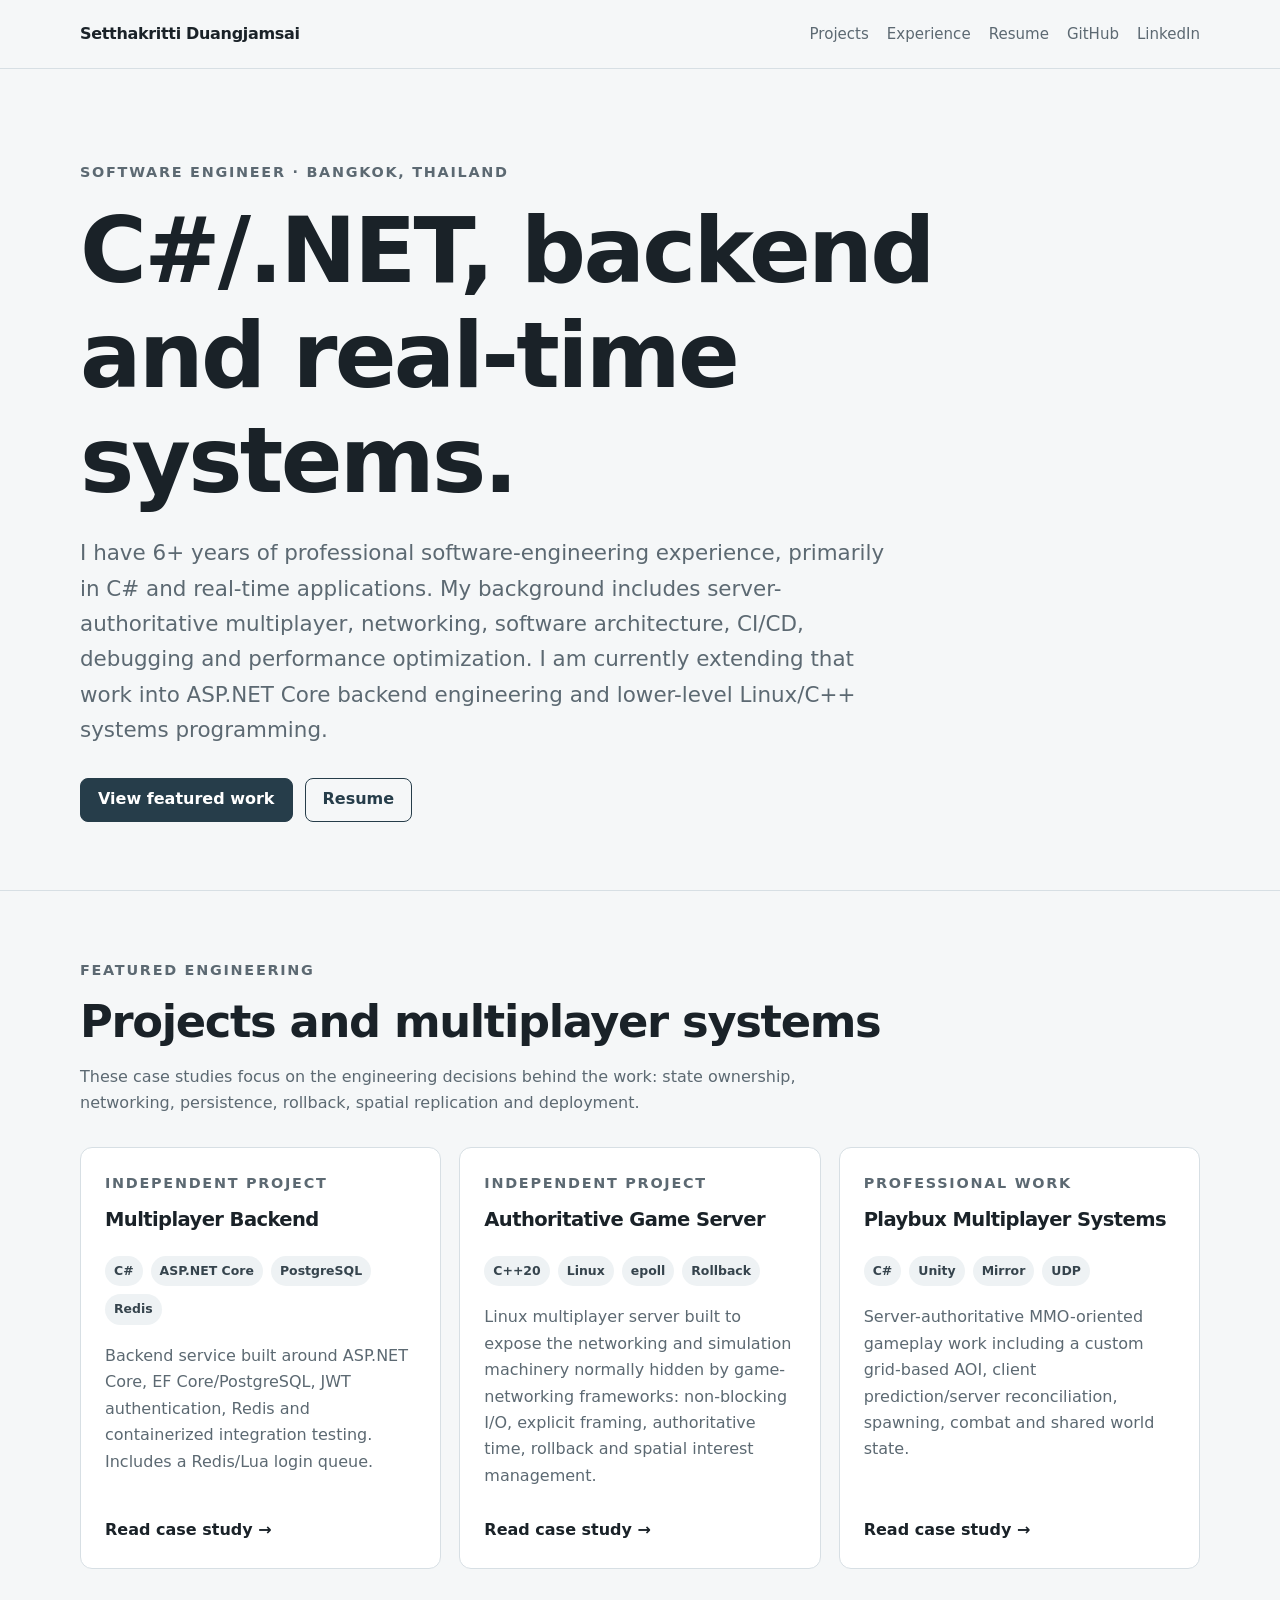
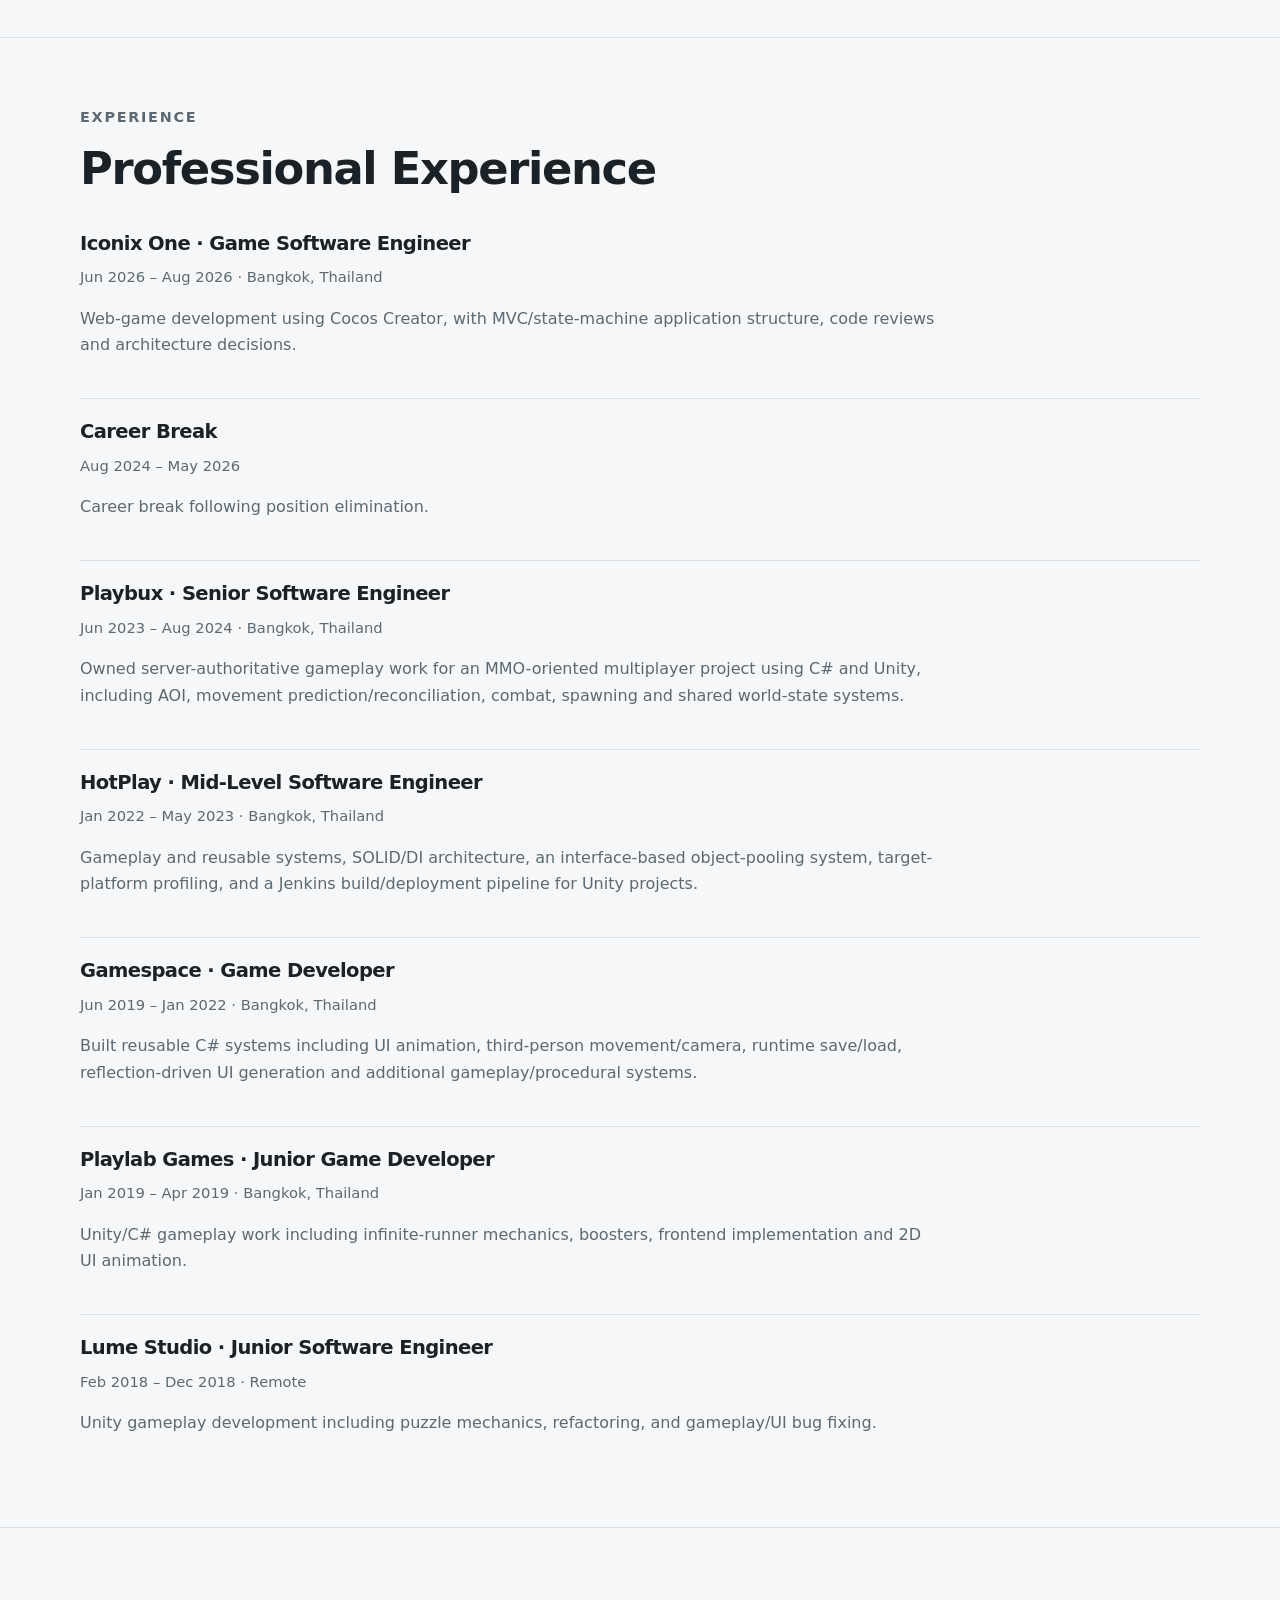
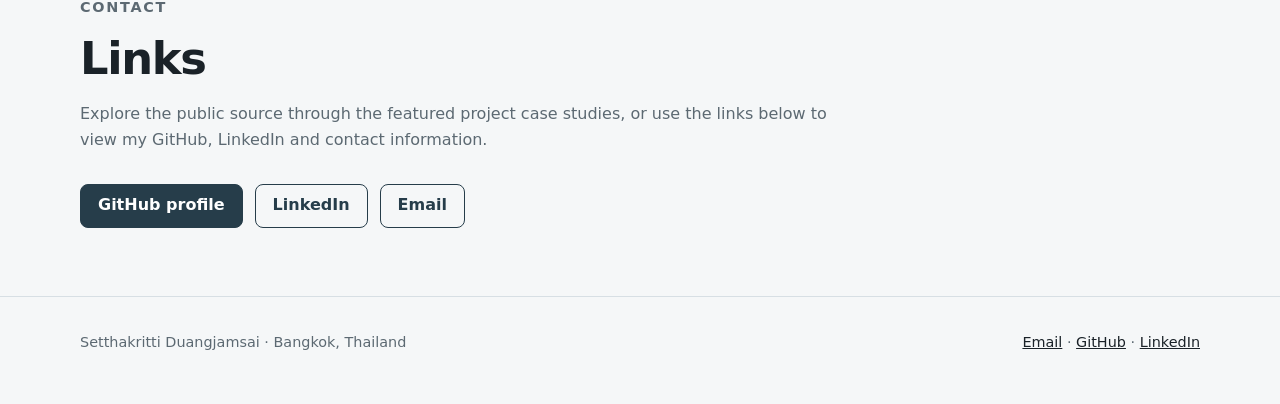
<file: index.html>
<!doctype html>
<html lang="en">
<head>
  <meta charset="utf-8">
  <meta name="viewport" content="width=device-width, initial-scale=1">
  <title>Setthakritti Duangjamsai · Software Engineer</title>
  <meta name="description" content="Software engineer focused on C#/.NET backend, real-time systems, multiplayer networking, and Linux C++ systems engineering.">
  <link rel="stylesheet" href="/css/style.css">
</head>
<body>
<header class="site-header">
  <div class="container nav">
    <a class="brand" href="/index.html">Setthakritti Duangjamsai</a>
    <nav class="nav-links" aria-label="Primary">
      <a href="/index.html#projects">Projects</a>
      <a href="/index.html#experience">Experience</a>
      <a href="https://drive.google.com/file/d/15RaBBhWLgOPHuMeHlUubNQUbRc3H4QKi/view" target="_blank" rel="noopener">Resume</a>
      <a href="https://github.com/MagicalMontra">GitHub</a>
      <a href="https://www.linkedin.com/in/setthakritti-duangjamsai-0205b9189/">LinkedIn</a>
    </nav>
  </div>
</header>

<main>
  <section class="hero">
    <div class="container">
      <p class="eyebrow">Software Engineer · Bangkok, Thailand</p>
      <h1>C#/.NET, backend and real-time systems.</h1>
      <p class="lead">
        I have 6+ years of professional software-engineering experience, primarily in C# and real-time applications.
        My background includes server-authoritative multiplayer, networking, software architecture, CI/CD,
        debugging and performance optimization. I am currently extending that work into ASP.NET Core backend
        engineering and lower-level Linux/C++ systems programming.
      </p>
      <div class="hero-actions">
        <a class="button" href="#projects">View featured work</a>
        <a class="button secondary" href="https://drive.google.com/file/d/15RaBBhWLgOPHuMeHlUubNQUbRc3H4QKi/view" target="_blank" rel="noopener">Resume</a>
      </div>
    </div>
  </section>

  <section class="section" id="projects">
    <div class="container">
      <p class="eyebrow">Featured engineering</p>
      <h2>Projects and multiplayer systems</h2>
      <p class="section-intro">
        These case studies focus on the engineering decisions behind the work: state ownership,
        networking, persistence, rollback, spatial replication and deployment.
      </p>

      <div class="cards">
        <article class="card">
          <p class="eyebrow">Independent project</p>
          <h3>Multiplayer Backend</h3>
          <div class="tags">
            <span class="tag">C#</span>
            <span class="tag">ASP.NET Core</span>
            <span class="tag">PostgreSQL</span>
            <span class="tag">Redis</span>
          </div>
          <p>
            Backend service built around ASP.NET Core, EF Core/PostgreSQL, JWT authentication,
            Redis and containerized integration testing. Includes a Redis/Lua login queue.
          </p>
          <a class="card-link" href="/projects/backend.html">Read case study →</a>
        </article>

        <article class="card">
          <p class="eyebrow">Independent project</p>
          <h3>Authoritative Game Server</h3>
          <div class="tags">
            <span class="tag">C++20</span>
            <span class="tag">Linux</span>
            <span class="tag">epoll</span>
            <span class="tag">Rollback</span>
          </div>
          <p>
            Linux multiplayer server built to expose the networking and simulation machinery normally
            hidden by game-networking frameworks: non-blocking I/O, explicit framing, authoritative time,
            rollback and spatial interest management.
          </p>
          <a class="card-link" href="/projects/game-server.html">Read case study →</a>
        </article>

        <article class="card">
          <p class="eyebrow">Professional work</p>
          <h3>Playbux Multiplayer Systems</h3>
          <div class="tags">
            <span class="tag">C#</span>
            <span class="tag">Unity</span>
            <span class="tag">Mirror</span>
            <span class="tag">UDP</span>
          </div>
          <p>
            Server-authoritative MMO-oriented gameplay work including a custom grid-based AOI,
            client prediction/server reconciliation, spawning, combat and shared world state.
          </p>
          <a class="card-link" href="/projects/playbux.html">Read case study →</a>
        </article>
      </div>
    </div>
  </section>

  <section class="section" id="experience">
    <div class="container">
      <p class="eyebrow">Experience</p>
      <h2>Professional Experience</h2>

      <div class="work-list">
        <article class="work-item">
          <h3>Iconix One · Game Software Engineer</h3>
          <div class="work-meta">Jun 2026 – Aug 2026 · Bangkok, Thailand</div>
          <p>
            Web-game development using Cocos Creator, with MVC/state-machine application structure,
            code reviews and architecture decisions.
          </p>
        </article>

        <article class="work-item">
          <h3>Career Break</h3>
          <div class="work-meta">Aug 2024 – May 2026</div>
          <p>Career break following position elimination.</p>
        </article>

        <article class="work-item">
          <h3>Playbux · Senior Software Engineer</h3>
          <div class="work-meta">Jun 2023 – Aug 2024 · Bangkok, Thailand</div>
          <p>
            Owned server-authoritative gameplay work for an MMO-oriented multiplayer project using C# and Unity,
            including AOI, movement prediction/reconciliation, combat, spawning and shared world-state systems.
          </p>
        </article>

        <article class="work-item">
          <h3>HotPlay · Mid-Level Software Engineer</h3>
          <div class="work-meta">Jan 2022 – May 2023 · Bangkok, Thailand</div>
          <p>
            Gameplay and reusable systems, SOLID/DI architecture, an interface-based object-pooling system,
            target-platform profiling, and a Jenkins build/deployment pipeline for Unity projects.
          </p>
        </article>

        <article class="work-item">
          <h3>Gamespace · Game Developer</h3>
          <div class="work-meta">Jun 2019 – Jan 2022 · Bangkok, Thailand</div>
          <p>
            Built reusable C# systems including UI animation, third-person movement/camera, runtime save/load,
            reflection-driven UI generation and additional gameplay/procedural systems.
          </p>
        </article>

        <article class="work-item">
          <h3>Playlab Games · Junior Game Developer</h3>
          <div class="work-meta">Jan 2019 – Apr 2019 · Bangkok, Thailand</div>
          <p>
            Unity/C# gameplay work including infinite-runner mechanics, boosters, frontend implementation and 2D UI animation.
          </p>
        </article>

        <article class="work-item">
          <h3>Lume Studio · Junior Software Engineer</h3>
          <div class="work-meta">Feb 2018 – Dec 2018 · Remote</div>
          <p>
            Unity gameplay development including puzzle mechanics, refactoring, and gameplay/UI bug fixing.
          </p>
        </article>
      </div>
    </div>
  </section>

  <section class="section">
    <div class="container">
      <p class="eyebrow">Contact</p>
      <h2>Links</h2>
      <p class="section-intro">
        Explore the public source through the featured project case studies, or use the links below to view my GitHub, LinkedIn and contact information.
      </p>
      <div class="actions">
        <a class="button" href="https://github.com/MagicalMontra">GitHub profile</a>
        <a class="button secondary" href="https://www.linkedin.com/in/setthakritti-duangjamsai-0205b9189/">LinkedIn</a>
        <a class="button secondary" href="mailto:setthakritti@gmail.com">Email</a>
      </div>
    </div>
  </section>
</main>

<footer class="footer">
  <div class="container footer-row">
    <span>Setthakritti Duangjamsai · Bangkok, Thailand</span>
    <span>
      <a href="mailto:setthakritti@gmail.com">Email</a> ·
      <a href="https://github.com/MagicalMontra">GitHub</a> ·
      <a href="https://www.linkedin.com/in/setthakritti-duangjamsai-0205b9189/">LinkedIn</a>
    </span>
  </div>
</footer>
</body>
</html>
</file>
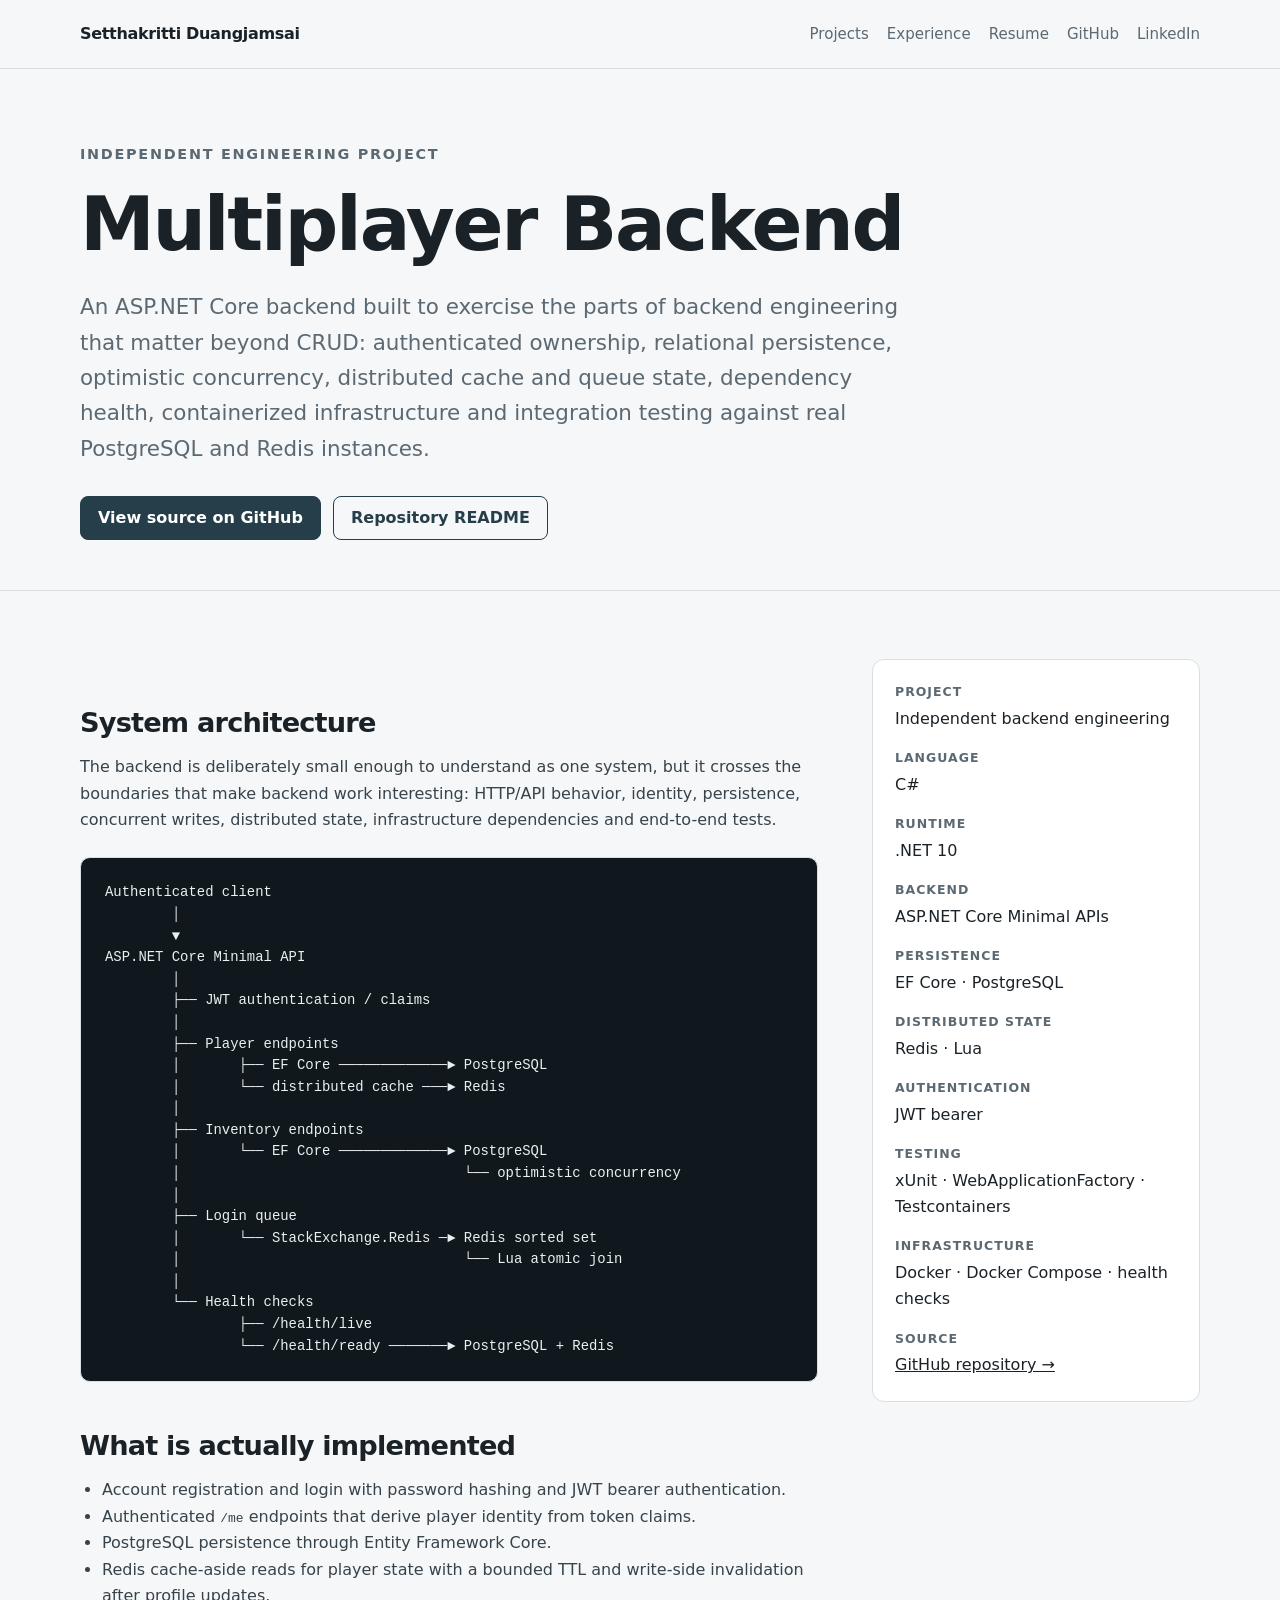
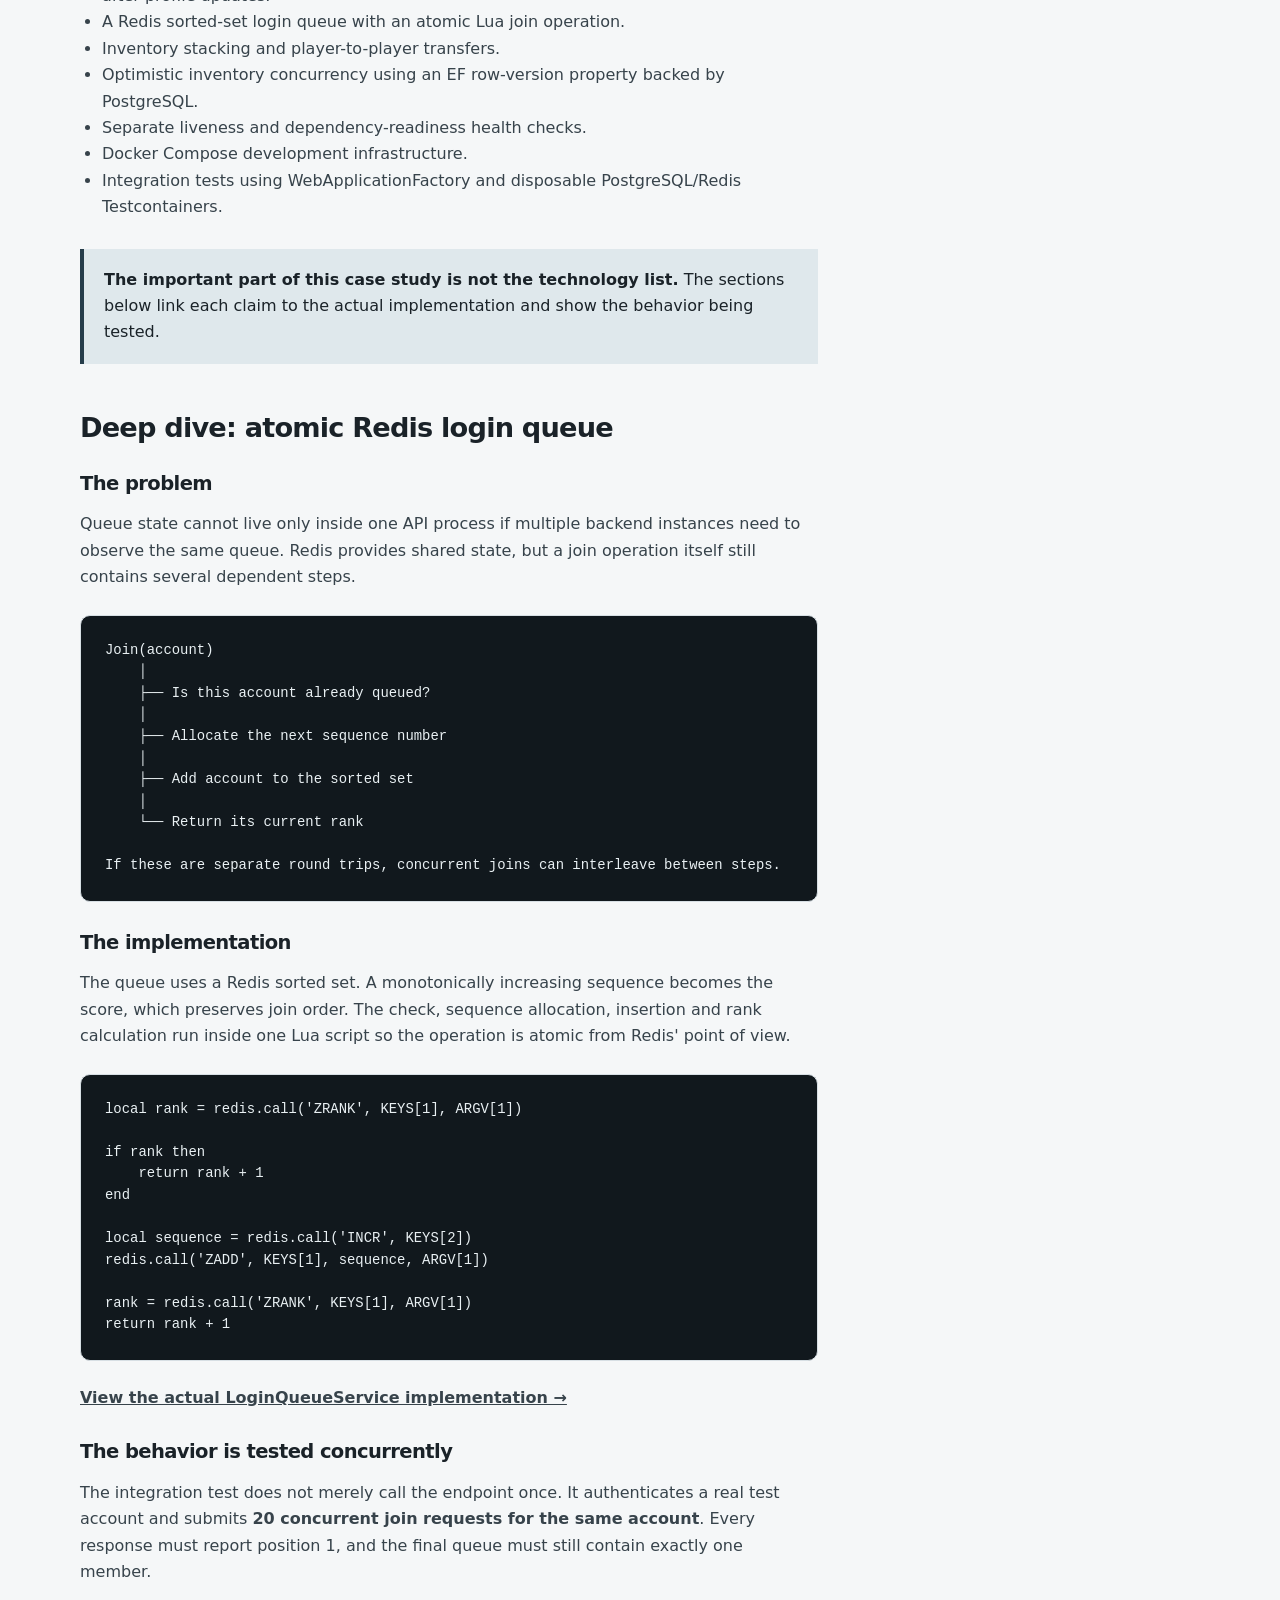
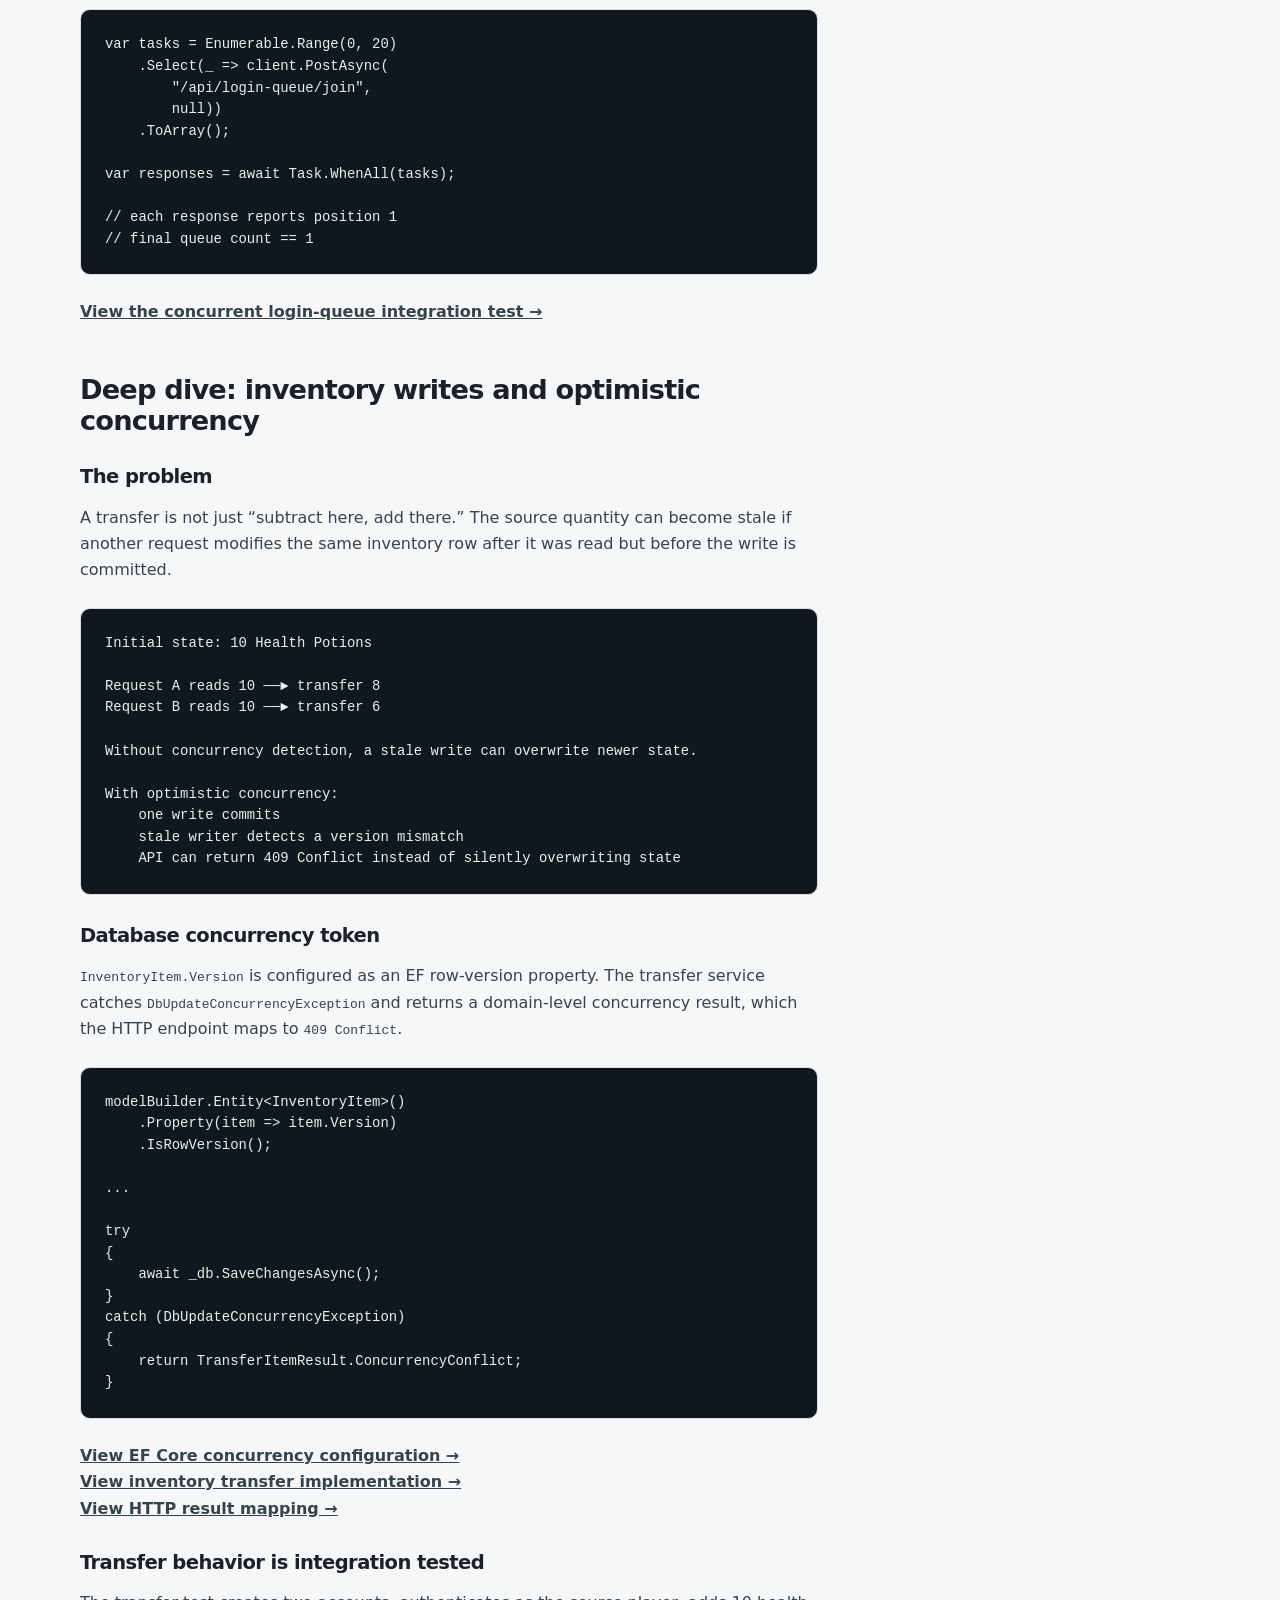
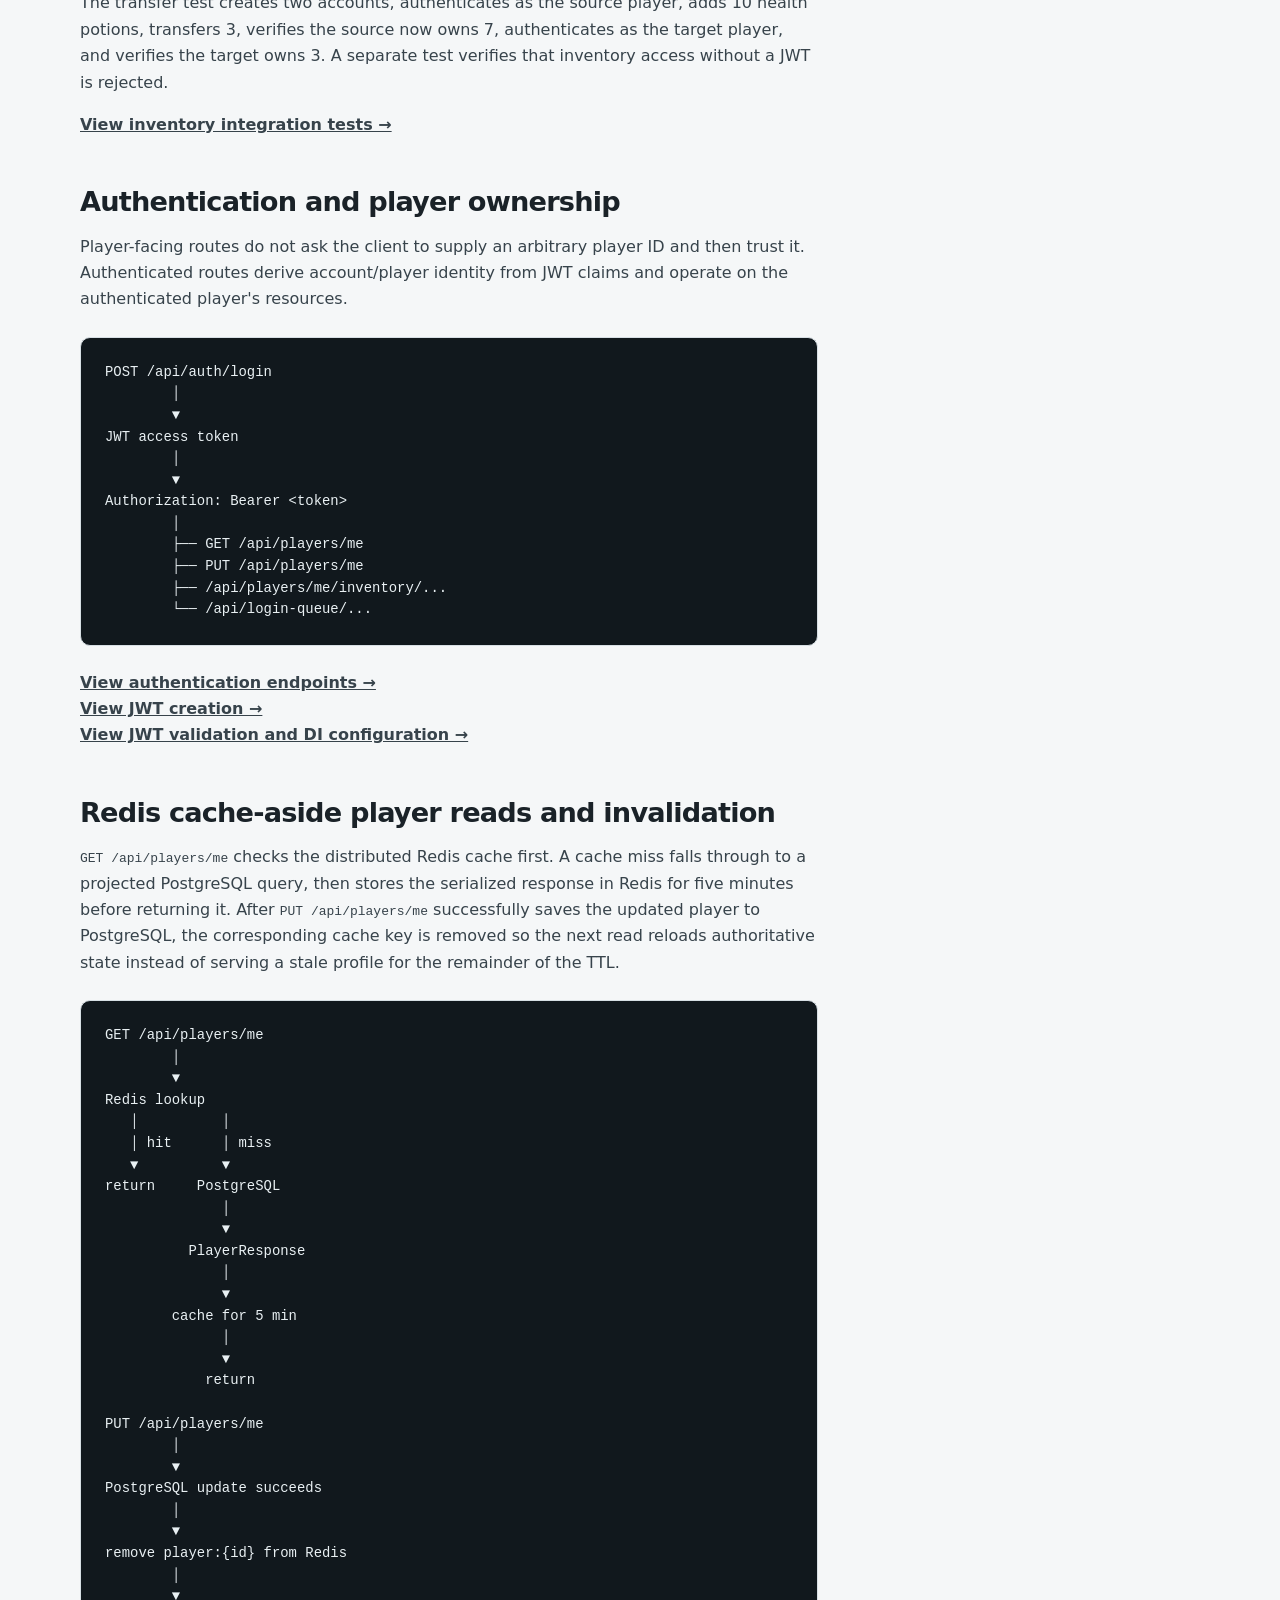
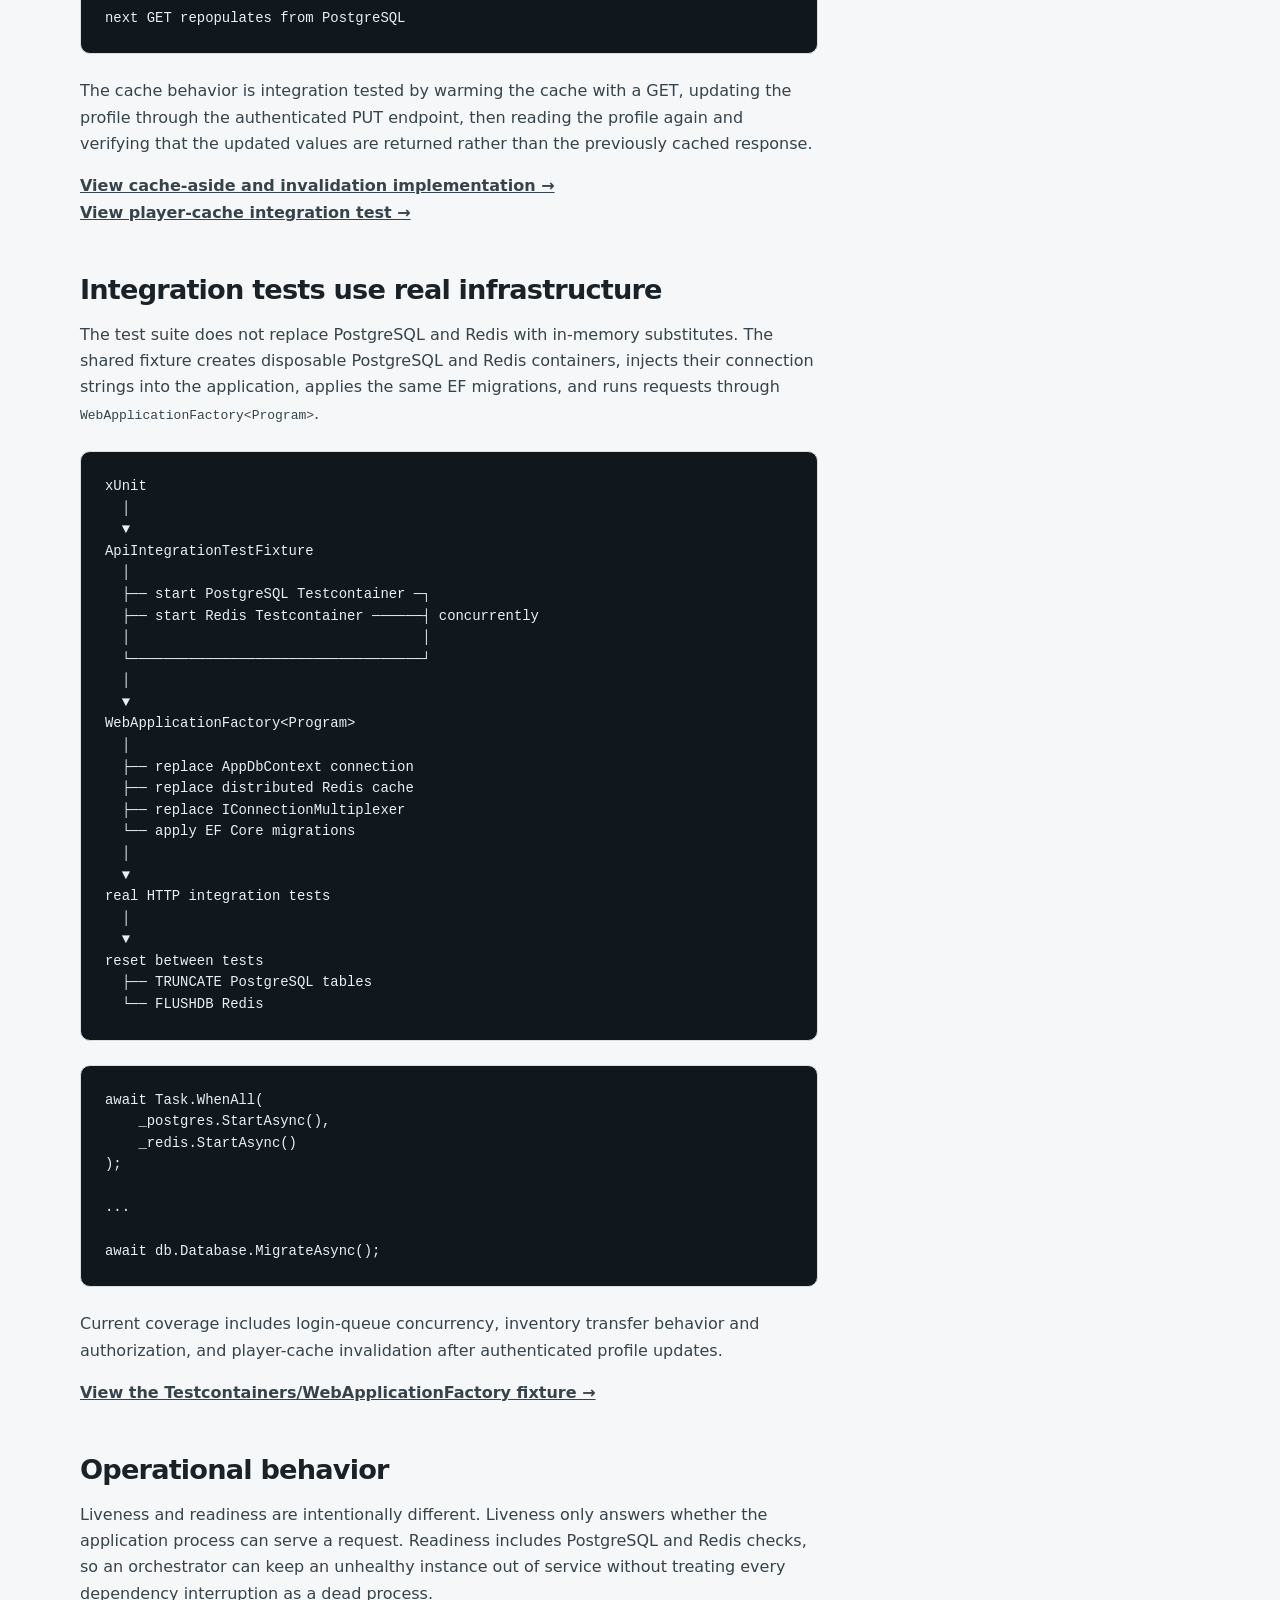
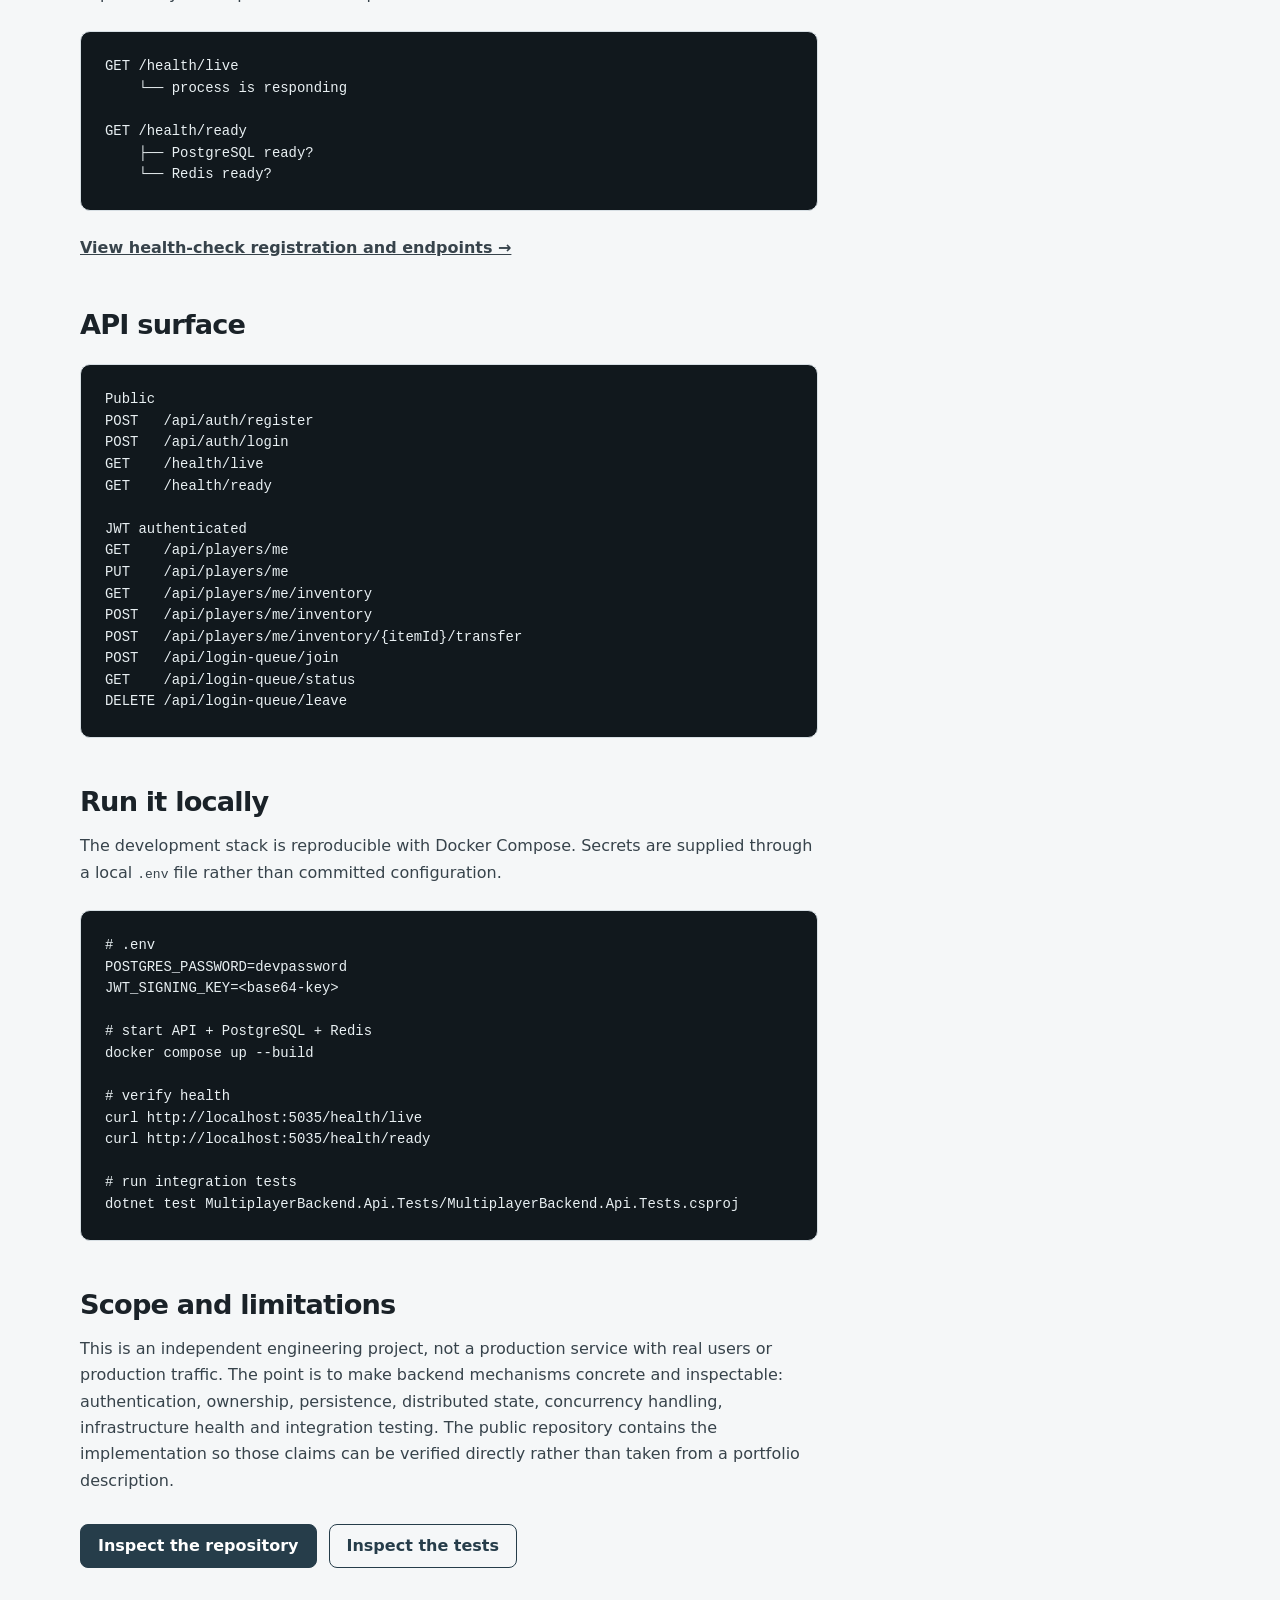
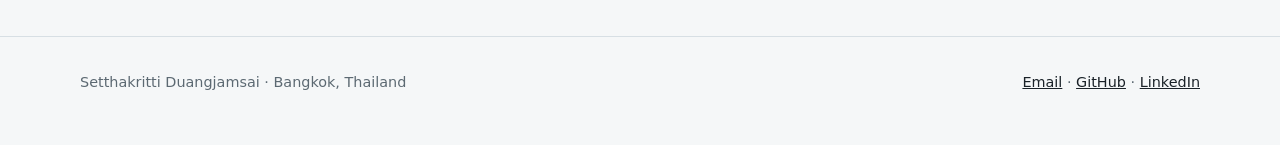
<file: projects/backend.html>
<!doctype html>
<html lang="en">
<head>
  <meta charset="utf-8">
  <meta name="viewport" content="width=device-width, initial-scale=1">
  <title>Multiplayer Backend · Setthakritti Duangjamsai</title>
  <meta name="description" content="ASP.NET Core multiplayer backend case study covering PostgreSQL, Redis, JWT authentication, optimistic concurrency, Docker and Testcontainers.">
  <link rel="stylesheet" href="/css/style.css">
</head>
<body>
<header class="site-header">
  <div class="container nav">
    <a class="brand" href="/index.html">Setthakritti Duangjamsai</a>
    <nav class="nav-links" aria-label="Primary">
      <a href="/index.html#projects">Projects</a>
      <a href="/index.html#experience">Experience</a>
      <a href="https://drive.google.com/file/d/15RaBBhWLgOPHuMeHlUubNQUbRc3H4QKi/view" target="_blank" rel="noopener">Resume</a>
      <a href="https://github.com/MagicalMontra">GitHub</a>
      <a href="https://www.linkedin.com/in/setthakritti-duangjamsai-0205b9189/">LinkedIn</a>
    </nav>
  </div>
</header>

<main>
  <section class="detail-hero">
    <div class="container">
      <p class="eyebrow">Independent engineering project</p>
      <h1>Multiplayer Backend</h1>
      <p class="lead">
        An ASP.NET Core backend built to exercise the parts of backend engineering that matter beyond CRUD:
        authenticated ownership, relational persistence, optimistic concurrency, distributed cache and queue state,
        dependency health, containerized infrastructure and integration testing against real PostgreSQL and Redis instances.
      </p>
      <div class="actions">
        <a class="button" href="https://github.com/MagicalMontra/MultiplayerBackend" target="_blank" rel="noopener">View source on GitHub</a>
        <a class="button secondary" href="https://github.com/MagicalMontra/MultiplayerBackend#readme" target="_blank" rel="noopener">Repository README</a>
      </div>
    </div>
  </section>

  <section class="section">
    <div class="container content-grid">
      <article class="prose">
        <h2>System architecture</h2>
        <p>
          The backend is deliberately small enough to understand as one system, but it crosses the boundaries that make
          backend work interesting: HTTP/API behavior, identity, persistence, concurrent writes, distributed state,
          infrastructure dependencies and end-to-end tests.
        </p>

        <div class="architecture">Authenticated client
        │
        ▼
ASP.NET Core Minimal API
        │
        ├── JWT authentication / claims
        │
        ├── Player endpoints
        │       ├── EF Core ─────────────► PostgreSQL
        │       └── distributed cache ───► Redis
        │
        ├── Inventory endpoints
        │       └── EF Core ─────────────► PostgreSQL
        │                                  └── optimistic concurrency
        │
        ├── Login queue
        │       └── StackExchange.Redis ─► Redis sorted set
        │                                  └── Lua atomic join
        │
        └── Health checks
                ├── /health/live
                └── /health/ready ───────► PostgreSQL + Redis</div>

        <h2>What is actually implemented</h2>
        <ul>
          <li>Account registration and login with password hashing and JWT bearer authentication.</li>
          <li>Authenticated <code>/me</code> endpoints that derive player identity from token claims.</li>
          <li>PostgreSQL persistence through Entity Framework Core.</li>
          <li>Redis cache-aside reads for player state with a bounded TTL and write-side invalidation after profile updates.</li>
          <li>A Redis sorted-set login queue with an atomic Lua join operation.</li>
          <li>Inventory stacking and player-to-player transfers.</li>
          <li>Optimistic inventory concurrency using an EF row-version property backed by PostgreSQL.</li>
          <li>Separate liveness and dependency-readiness health checks.</li>
          <li>Docker Compose development infrastructure.</li>
          <li>Integration tests using WebApplicationFactory and disposable PostgreSQL/Redis Testcontainers.</li>
        </ul>

        <div class="callout">
          <strong>The important part of this case study is not the technology list.</strong>
          The sections below link each claim to the actual implementation and show the behavior being tested.
        </div>

        <h2>Deep dive: atomic Redis login queue</h2>
        <h3>The problem</h3>
        <p>
          Queue state cannot live only inside one API process if multiple backend instances need to observe the same queue.
          Redis provides shared state, but a join operation itself still contains several dependent steps.
        </p>

        <div class="architecture">Join(account)
    │
    ├── Is this account already queued?
    │
    ├── Allocate the next sequence number
    │
    ├── Add account to the sorted set
    │
    └── Return its current rank

If these are separate round trips, concurrent joins can interleave between steps.</div>

        <h3>The implementation</h3>
        <p>
          The queue uses a Redis sorted set. A monotonically increasing sequence becomes the score, which preserves join order.
          The check, sequence allocation, insertion and rank calculation run inside one Lua script so the operation is atomic
          from Redis' point of view.
        </p>

        <div class="architecture">local rank = redis.call('ZRANK', KEYS[1], ARGV[1])

if rank then
    return rank + 1
end

local sequence = redis.call('INCR', KEYS[2])
redis.call('ZADD', KEYS[1], sequence, ARGV[1])

rank = redis.call('ZRANK', KEYS[1], ARGV[1])
return rank + 1</div>

        <p>
          <a href="https://github.com/MagicalMontra/MultiplayerBackend/blob/main/MultiplayerBackend.Api/Services/LoginQueueService.cs" target="_blank" rel="noopener"><strong>View the actual LoginQueueService implementation →</strong></a>
        </p>

        <h3>The behavior is tested concurrently</h3>
        <p>
          The integration test does not merely call the endpoint once. It authenticates a real test account and submits
          <strong>20 concurrent join requests for the same account</strong>. Every response must report position 1, and the
          final queue must still contain exactly one member.
        </p>

        <div class="architecture">var tasks = Enumerable.Range(0, 20)
    .Select(_ => client.PostAsync(
        "/api/login-queue/join",
        null))
    .ToArray();

var responses = await Task.WhenAll(tasks);

// each response reports position 1
// final queue count == 1</div>

        <p>
          <a href="https://github.com/MagicalMontra/MultiplayerBackend/blob/main/MultiplayerBackend.Api.Tests/LoginQueueTests.cs" target="_blank" rel="noopener"><strong>View the concurrent login-queue integration test →</strong></a>
        </p>

        <h2>Deep dive: inventory writes and optimistic concurrency</h2>
        <h3>The problem</h3>
        <p>
          A transfer is not just “subtract here, add there.” The source quantity can become stale if another request modifies
          the same inventory row after it was read but before the write is committed.
        </p>

        <div class="architecture">Initial state: 10 Health Potions

Request A reads 10 ──► transfer 8
Request B reads 10 ──► transfer 6

Without concurrency detection, a stale write can overwrite newer state.

With optimistic concurrency:
    one write commits
    stale writer detects a version mismatch
    API can return 409 Conflict instead of silently overwriting state</div>

        <h3>Database concurrency token</h3>
        <p>
          <code>InventoryItem.Version</code> is configured as an EF row-version property. The transfer service catches
          <code>DbUpdateConcurrencyException</code> and returns a domain-level concurrency result, which the HTTP endpoint maps
          to <code>409 Conflict</code>.
        </p>

        <div class="architecture">modelBuilder.Entity&lt;InventoryItem&gt;()
    .Property(item => item.Version)
    .IsRowVersion();

...

try
{
    await _db.SaveChangesAsync();
}
catch (DbUpdateConcurrencyException)
{
    return TransferItemResult.ConcurrencyConflict;
}</div>

        <p>
          <a href="https://github.com/MagicalMontra/MultiplayerBackend/blob/main/MultiplayerBackend.Api/Data/AppDbContext.cs" target="_blank" rel="noopener"><strong>View EF Core concurrency configuration →</strong></a><br>
          <a href="https://github.com/MagicalMontra/MultiplayerBackend/blob/main/MultiplayerBackend.Api/Services/InventoryService.cs" target="_blank" rel="noopener"><strong>View inventory transfer implementation →</strong></a><br>
          <a href="https://github.com/MagicalMontra/MultiplayerBackend/blob/main/MultiplayerBackend.Api/Endpoints/InventoryEndpoints.cs" target="_blank" rel="noopener"><strong>View HTTP result mapping →</strong></a>
        </p>

        <h3>Transfer behavior is integration tested</h3>
        <p>
          The transfer test creates two accounts, authenticates as the source player, adds 10 health potions, transfers 3,
          verifies the source now owns 7, authenticates as the target player, and verifies the target owns 3. A separate test
          verifies that inventory access without a JWT is rejected.
        </p>

        <p>
          <a href="https://github.com/MagicalMontra/MultiplayerBackend/blob/main/MultiplayerBackend.Api.Tests/InventoryTransferTests.cs" target="_blank" rel="noopener"><strong>View inventory integration tests →</strong></a>
        </p>

        <h2>Authentication and player ownership</h2>
        <p>
          Player-facing routes do not ask the client to supply an arbitrary player ID and then trust it. Authenticated routes
          derive account/player identity from JWT claims and operate on the authenticated player's resources.
        </p>

        <div class="architecture">POST /api/auth/login
        │
        ▼
JWT access token
        │
        ▼
Authorization: Bearer &lt;token&gt;
        │
        ├── GET /api/players/me
        ├── PUT /api/players/me
        ├── /api/players/me/inventory/...
        └── /api/login-queue/...</div>

        <p>
          <a href="https://github.com/MagicalMontra/MultiplayerBackend/blob/main/MultiplayerBackend.Api/Endpoints/AuthEndpoints.cs" target="_blank" rel="noopener"><strong>View authentication endpoints →</strong></a><br>
          <a href="https://github.com/MagicalMontra/MultiplayerBackend/blob/main/MultiplayerBackend.Api/Services/TokenService.cs" target="_blank" rel="noopener"><strong>View JWT creation →</strong></a><br>
          <a href="https://github.com/MagicalMontra/MultiplayerBackend/blob/main/MultiplayerBackend.Api/Program.cs" target="_blank" rel="noopener"><strong>View JWT validation and DI configuration →</strong></a>
        </p>

        <h2>Redis cache-aside player reads and invalidation</h2>
        <p>
          <code>GET /api/players/me</code> checks the distributed Redis cache first. A cache miss falls through to a projected
          PostgreSQL query, then stores the serialized response in Redis for five minutes before returning it.
          After <code>PUT /api/players/me</code> successfully saves the updated player to PostgreSQL, the corresponding cache key
          is removed so the next read reloads authoritative state instead of serving a stale profile for the remainder of the TTL.
        </p>

        <div class="architecture">GET /api/players/me
        │
        ▼
Redis lookup
   │          │
   │ hit      │ miss
   ▼          ▼
return     PostgreSQL
              │
              ▼
          PlayerResponse
              │
              ▼
        cache for 5 min
              │
              ▼
            return

PUT /api/players/me
        │
        ▼
PostgreSQL update succeeds
        │
        ▼
remove player:{id} from Redis
        │
        ▼
next GET repopulates from PostgreSQL</div>

        <p>
          The cache behavior is integration tested by warming the cache with a GET, updating the profile through the authenticated
          PUT endpoint, then reading the profile again and verifying that the updated values are returned rather than the previously
          cached response.
        </p>

        <p>
          <a href="https://github.com/MagicalMontra/MultiplayerBackend/blob/main/MultiplayerBackend.Api/Endpoints/PlayerEndpoints.cs" target="_blank" rel="noopener"><strong>View cache-aside and invalidation implementation →</strong></a><br>
          <a href="https://github.com/MagicalMontra/MultiplayerBackend/blob/main/MultiplayerBackend.Api.Tests/PlayerCacheTests.cs" target="_blank" rel="noopener"><strong>View player-cache integration test →</strong></a>
        </p>

        <h2>Integration tests use real infrastructure</h2>
        <p>
          The test suite does not replace PostgreSQL and Redis with in-memory substitutes. The shared fixture creates disposable
          PostgreSQL and Redis containers, injects their connection strings into the application, applies the same EF migrations,
          and runs requests through <code>WebApplicationFactory&lt;Program&gt;</code>.
        </p>

        <div class="architecture">xUnit
  │
  ▼
ApiIntegrationTestFixture
  │
  ├── start PostgreSQL Testcontainer ─┐
  ├── start Redis Testcontainer ──────┤ concurrently
  │                                   │
  └───────────────────────────────────┘
  │
  ▼
WebApplicationFactory&lt;Program&gt;
  │
  ├── replace AppDbContext connection
  ├── replace distributed Redis cache
  ├── replace IConnectionMultiplexer
  └── apply EF Core migrations
  │
  ▼
real HTTP integration tests
  │
  ▼
reset between tests
  ├── TRUNCATE PostgreSQL tables
  └── FLUSHDB Redis</div>

        <div class="architecture">await Task.WhenAll(
    _postgres.StartAsync(),
    _redis.StartAsync()
);

...

await db.Database.MigrateAsync();</div>

        <p>
          Current coverage includes login-queue concurrency, inventory transfer behavior and authorization,
          and player-cache invalidation after authenticated profile updates.
        </p>

        <p>
          <a href="https://github.com/MagicalMontra/MultiplayerBackend/blob/main/MultiplayerBackend.Api.Tests/Infrastructure/ApiIntegrationTestFixture.cs" target="_blank" rel="noopener"><strong>View the Testcontainers/WebApplicationFactory fixture →</strong></a>
        </p>

        <h2>Operational behavior</h2>
        <p>
          Liveness and readiness are intentionally different. Liveness only answers whether the application process can serve a
          request. Readiness includes PostgreSQL and Redis checks, so an orchestrator can keep an unhealthy instance out of
          service without treating every dependency interruption as a dead process.
        </p>

        <div class="architecture">GET /health/live
    └── process is responding

GET /health/ready
    ├── PostgreSQL ready?
    └── Redis ready?</div>

        <p>
          <a href="https://github.com/MagicalMontra/MultiplayerBackend/blob/main/MultiplayerBackend.Api/Program.cs" target="_blank" rel="noopener"><strong>View health-check registration and endpoints →</strong></a>
        </p>

        <h2>API surface</h2>
        <div class="architecture">Public
POST   /api/auth/register
POST   /api/auth/login
GET    /health/live
GET    /health/ready

JWT authenticated
GET    /api/players/me
PUT    /api/players/me
GET    /api/players/me/inventory
POST   /api/players/me/inventory
POST   /api/players/me/inventory/{itemId}/transfer
POST   /api/login-queue/join
GET    /api/login-queue/status
DELETE /api/login-queue/leave</div>

        <h2>Run it locally</h2>
        <p>
          The development stack is reproducible with Docker Compose. Secrets are supplied through a local <code>.env</code>
          file rather than committed configuration.
        </p>

        <div class="architecture"># .env
POSTGRES_PASSWORD=devpassword
JWT_SIGNING_KEY=&lt;base64-key&gt;

# start API + PostgreSQL + Redis
docker compose up --build

# verify health
curl http://localhost:5035/health/live
curl http://localhost:5035/health/ready

# run integration tests
dotnet test MultiplayerBackend.Api.Tests/MultiplayerBackend.Api.Tests.csproj</div>

        <h2>Scope and limitations</h2>
        <p>
          This is an independent engineering project, not a production service with real users or production traffic. The point
          is to make backend mechanisms concrete and inspectable: authentication, ownership, persistence, distributed state,
          concurrency handling, infrastructure health and integration testing. The public repository contains the implementation
          so those claims can be verified directly rather than taken from a portfolio description.
        </p>

        <div class="actions">
          <a class="button" href="https://github.com/MagicalMontra/MultiplayerBackend" target="_blank" rel="noopener">Inspect the repository</a>
          <a class="button secondary" href="https://github.com/MagicalMontra/MultiplayerBackend/tree/main/MultiplayerBackend.Api.Tests" target="_blank" rel="noopener">Inspect the tests</a>
        </div>
      </article>

      <aside class="sidebar">
        <dl>
          <dt>Project</dt><dd>Independent backend engineering</dd>
          <dt>Language</dt><dd>C#</dd>
          <dt>Runtime</dt><dd>.NET 10</dd>
          <dt>Backend</dt><dd>ASP.NET Core Minimal APIs</dd>
          <dt>Persistence</dt><dd>EF Core · PostgreSQL</dd>
          <dt>Distributed state</dt><dd>Redis · Lua</dd>
          <dt>Authentication</dt><dd>JWT bearer</dd>
          <dt>Testing</dt><dd>xUnit · WebApplicationFactory · Testcontainers</dd>
          <dt>Infrastructure</dt><dd>Docker · Docker Compose · health checks</dd>
          <dt>Source</dt><dd><a href="https://github.com/MagicalMontra/MultiplayerBackend" target="_blank" rel="noopener">GitHub repository →</a></dd>
        </dl>
      </aside>
    </div>
  </section>
</main>

<footer class="footer">
  <div class="container footer-row">
    <span>Setthakritti Duangjamsai · Bangkok, Thailand</span>
    <span>
      <a href="mailto:setthakritti@gmail.com">Email</a> ·
      <a href="https://github.com/MagicalMontra">GitHub</a> ·
      <a href="https://www.linkedin.com/in/setthakritti-duangjamsai-0205b9189/">LinkedIn</a>
    </span>
  </div>
</footer>
</body>
</html>
</file>
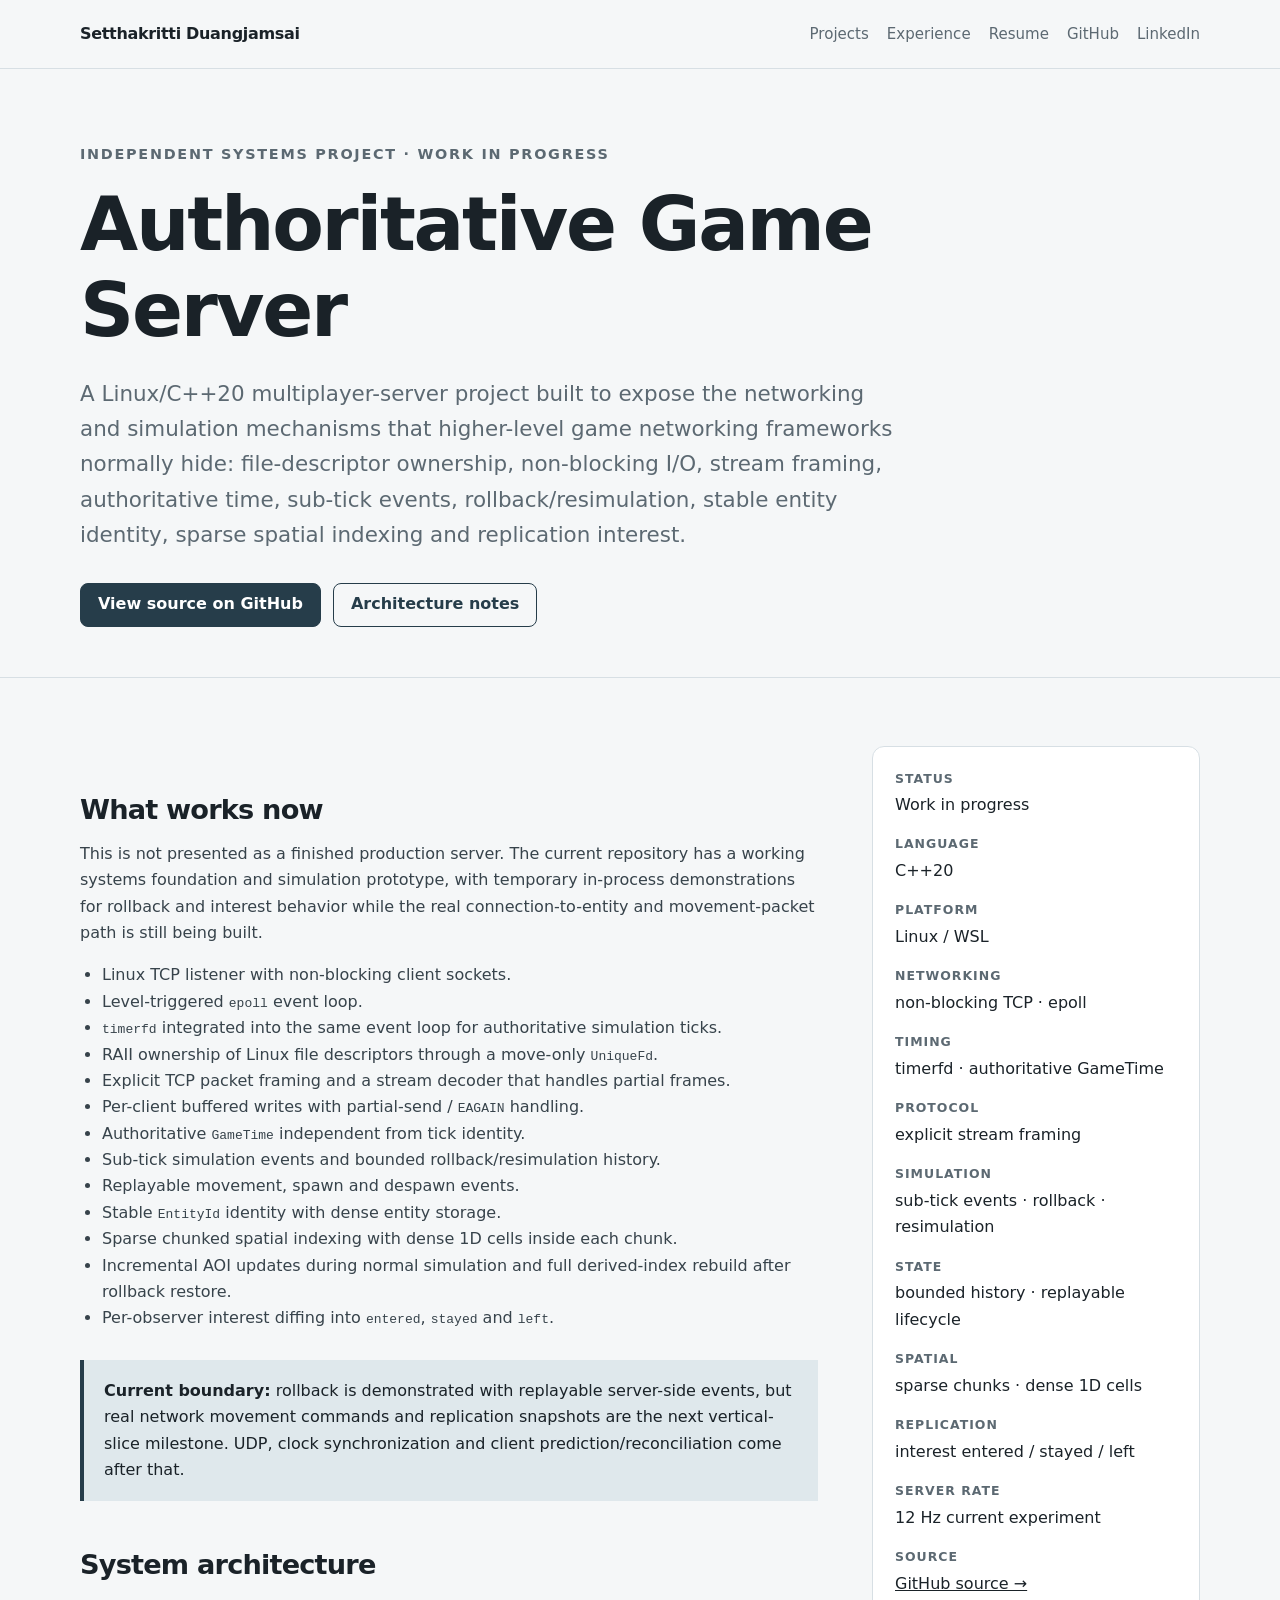
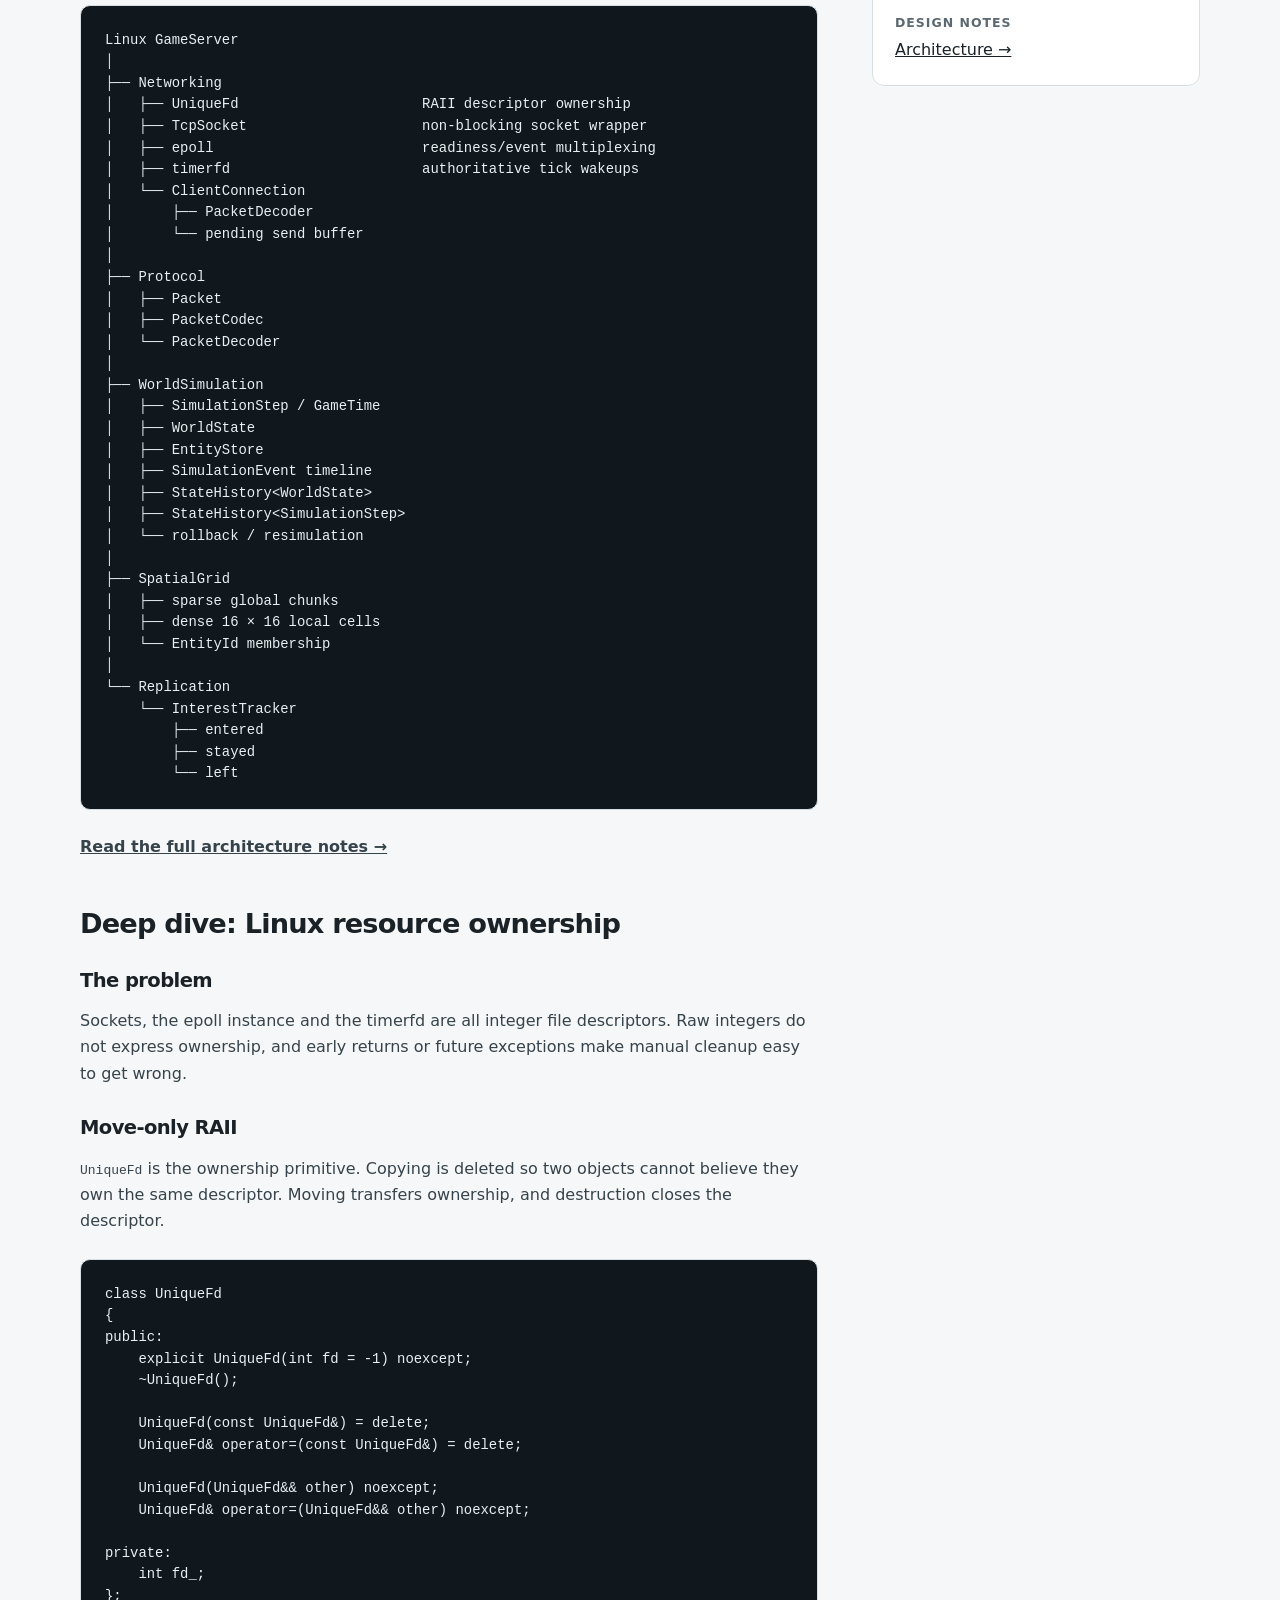
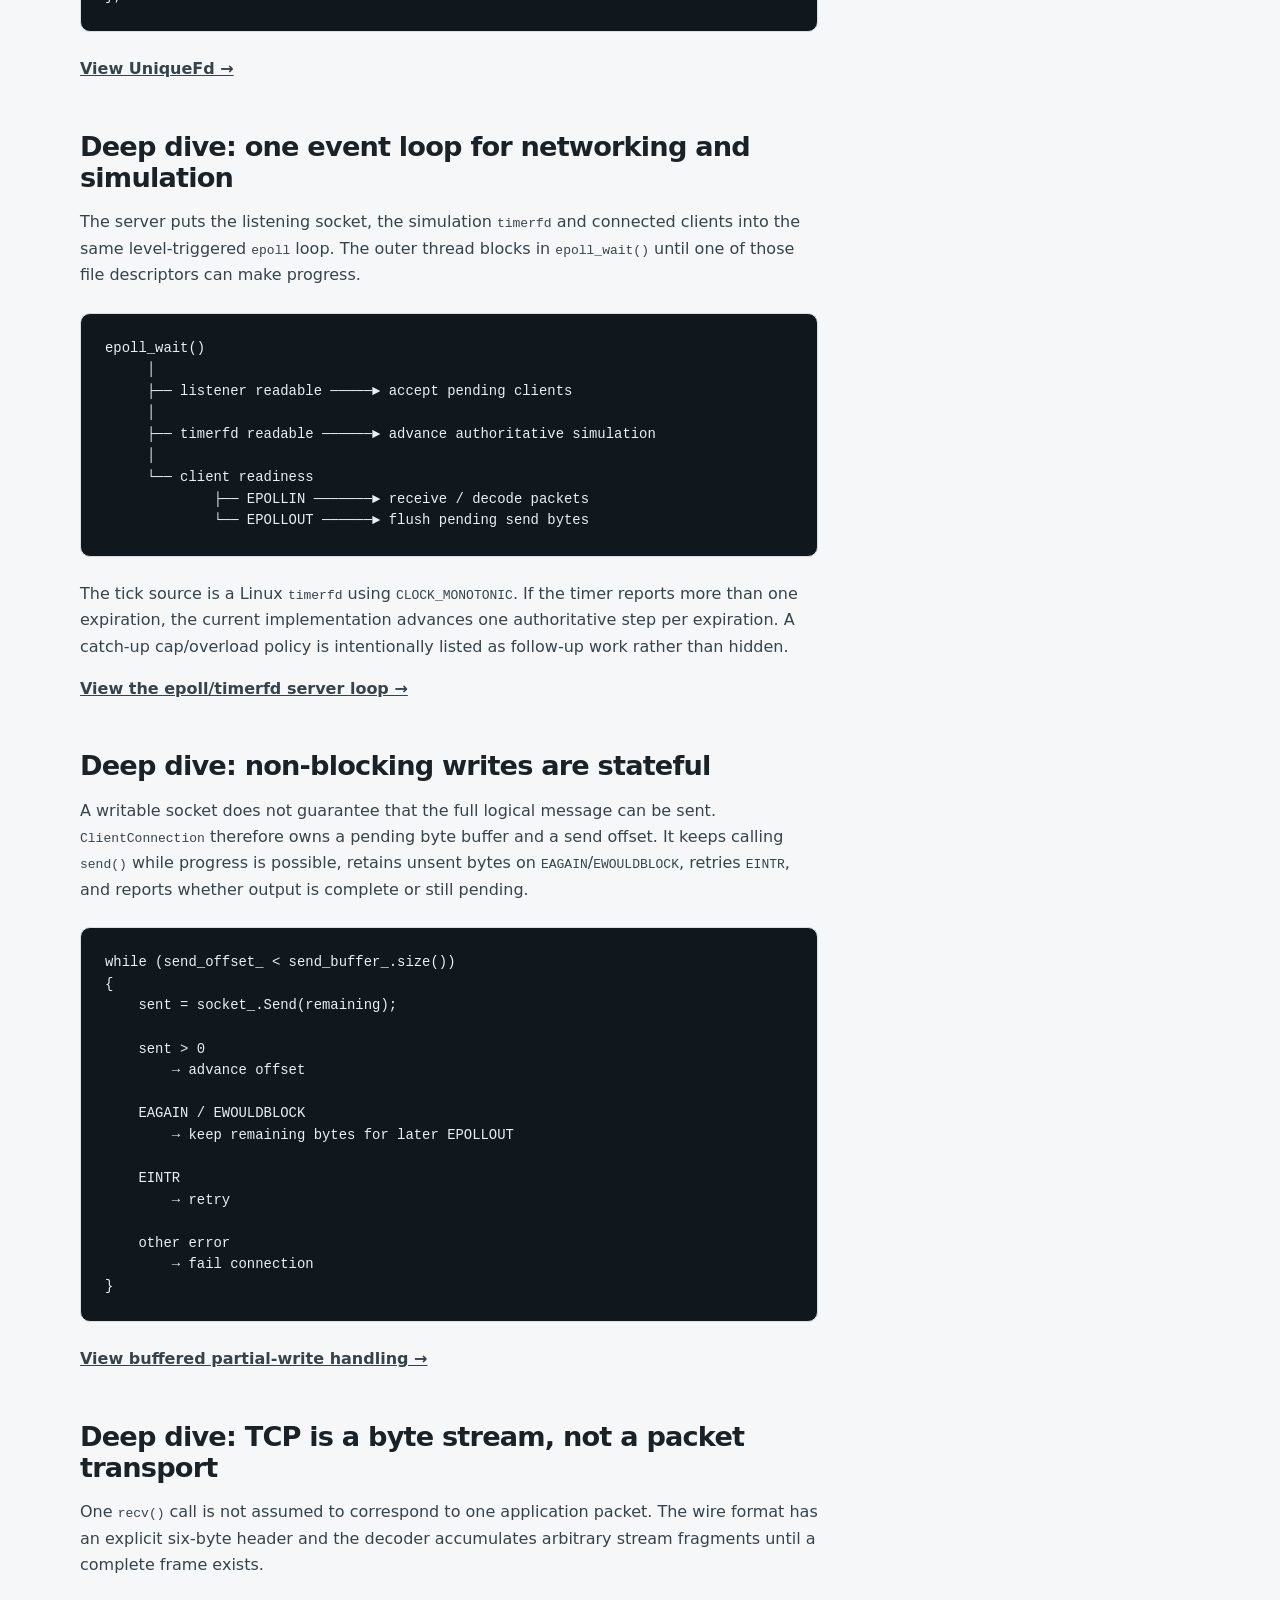
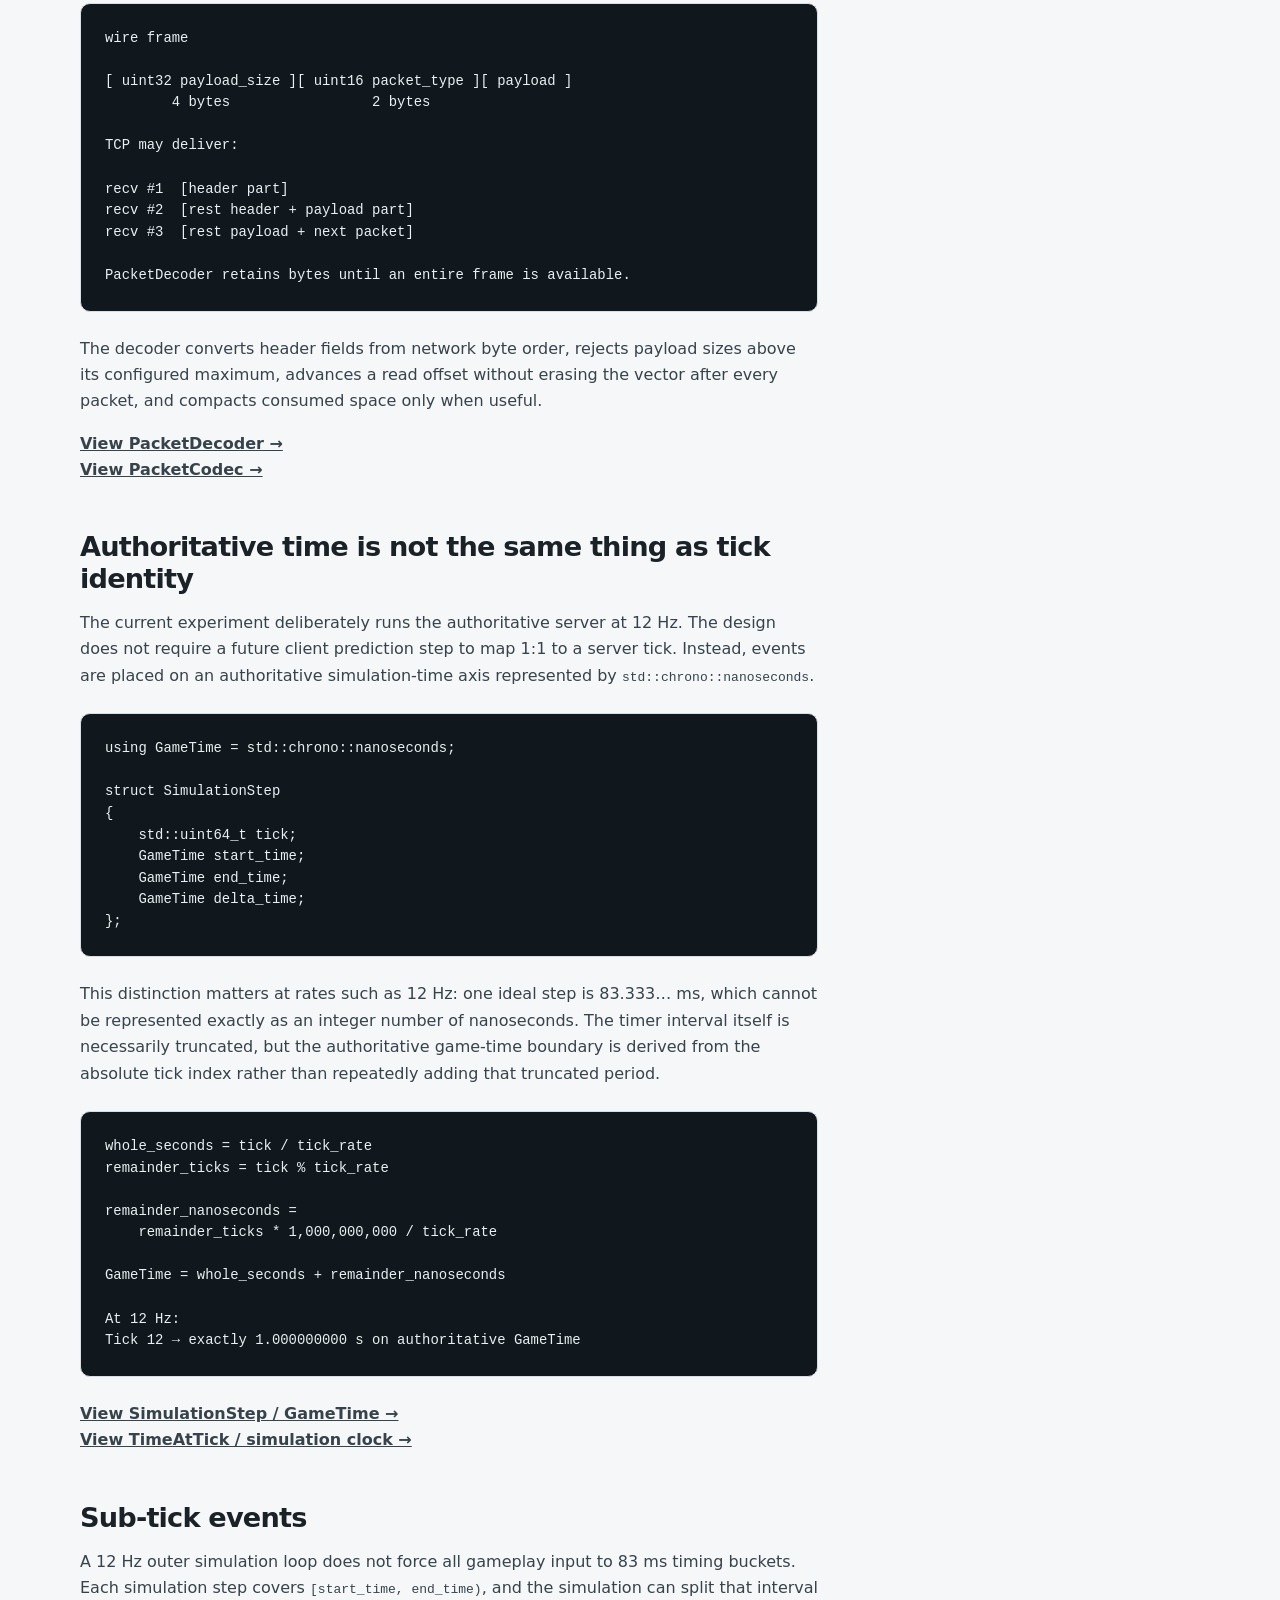
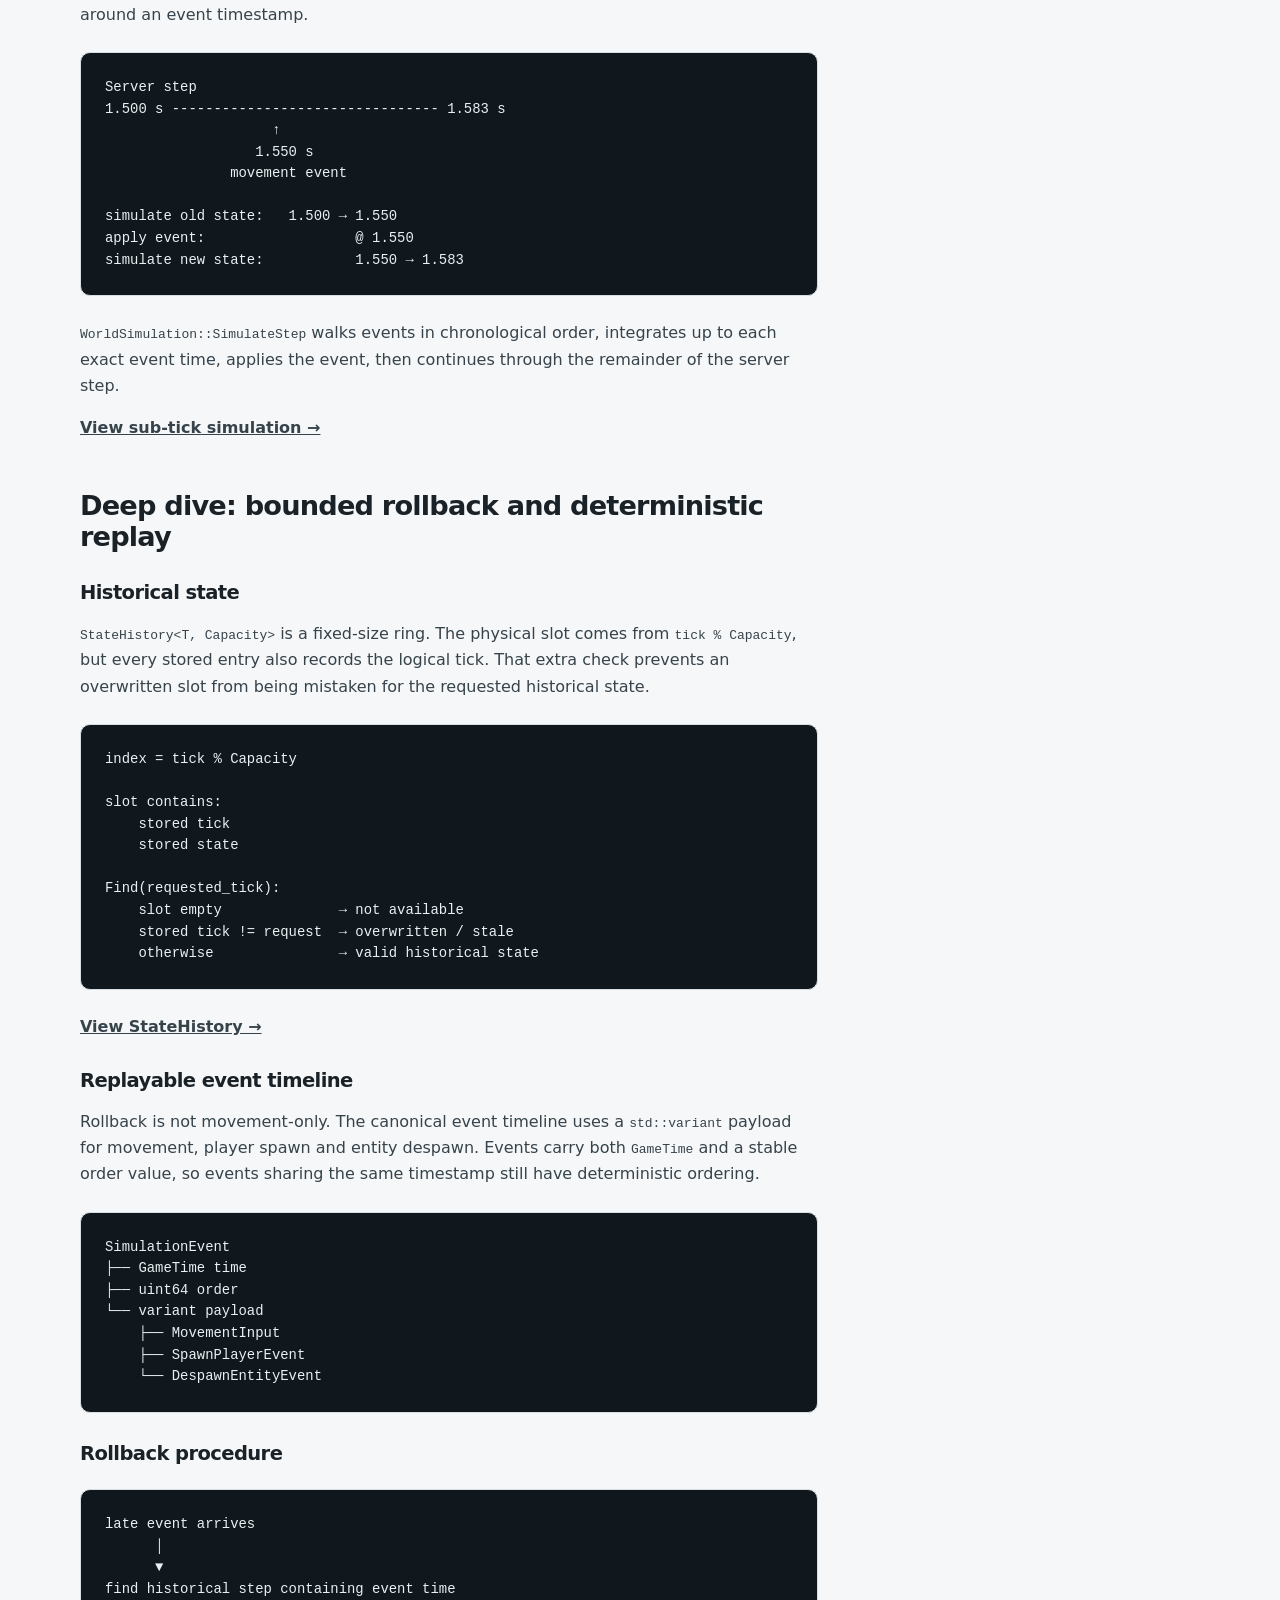
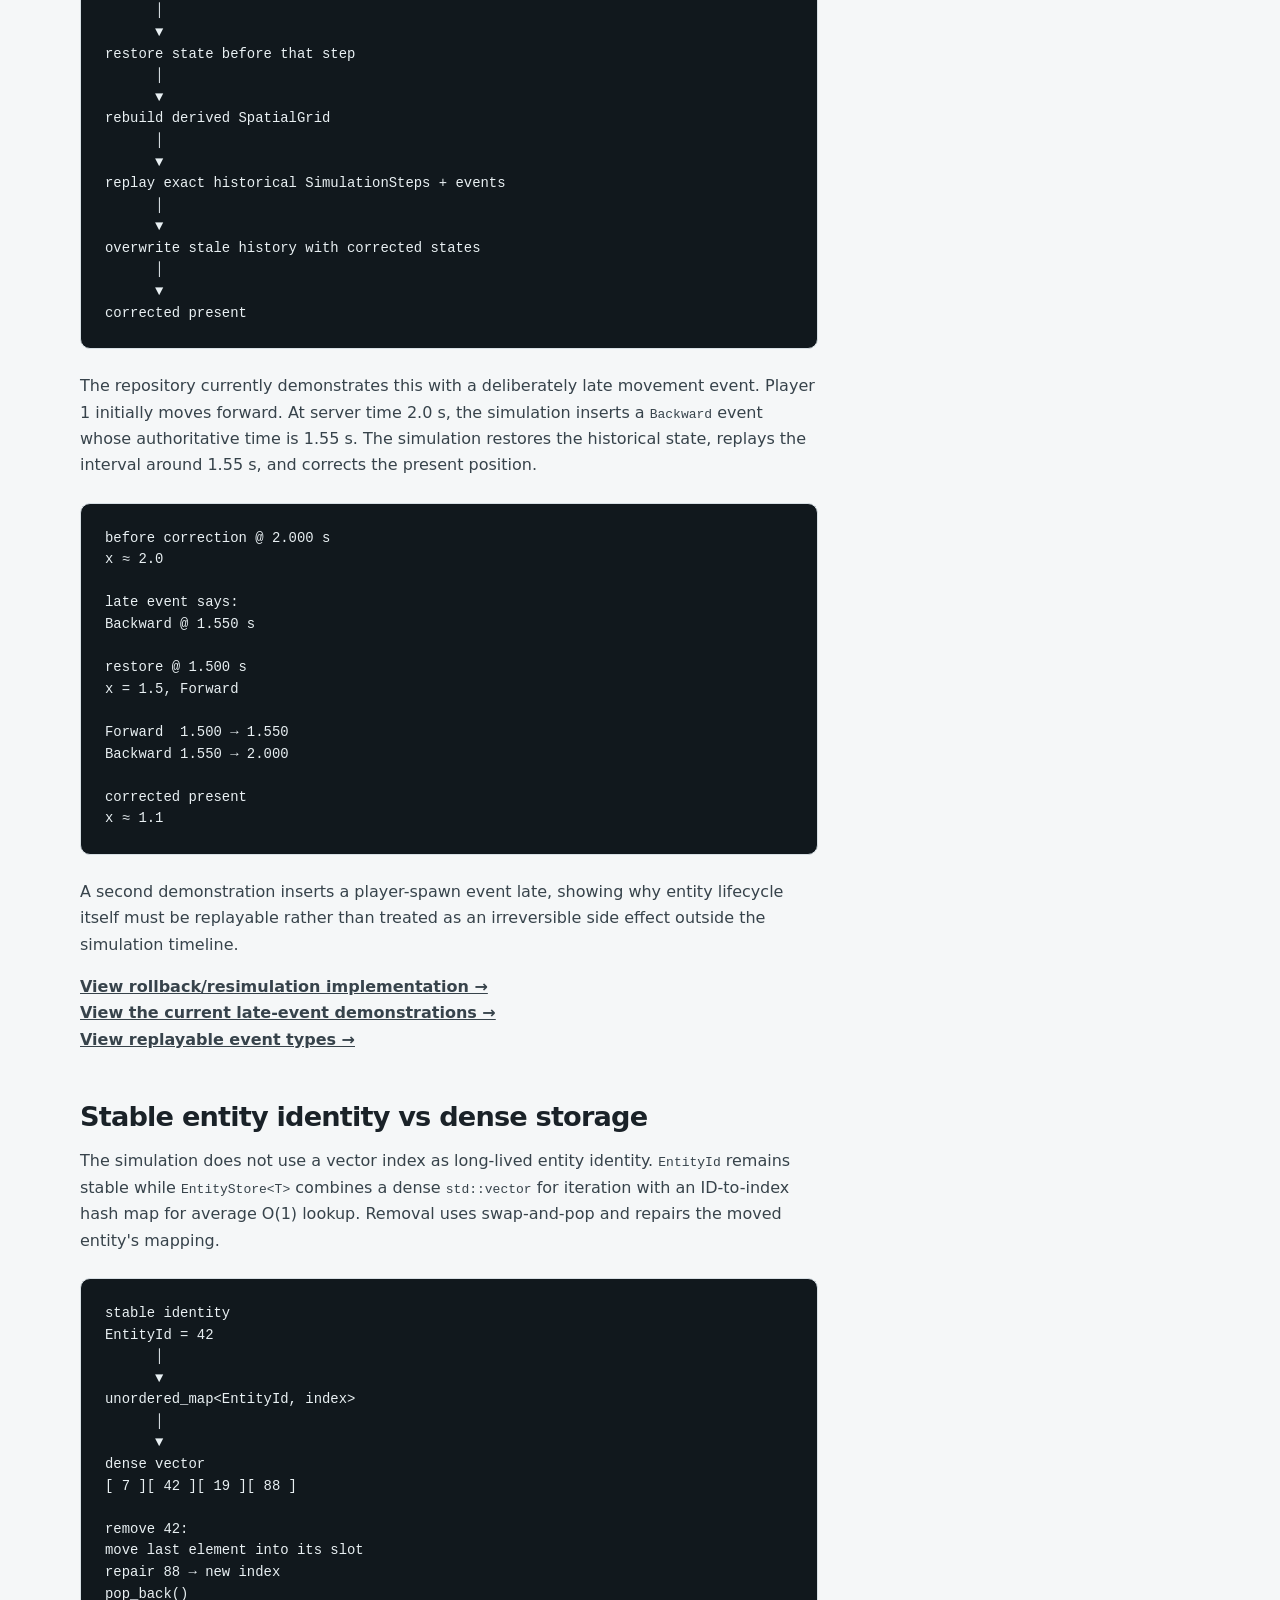
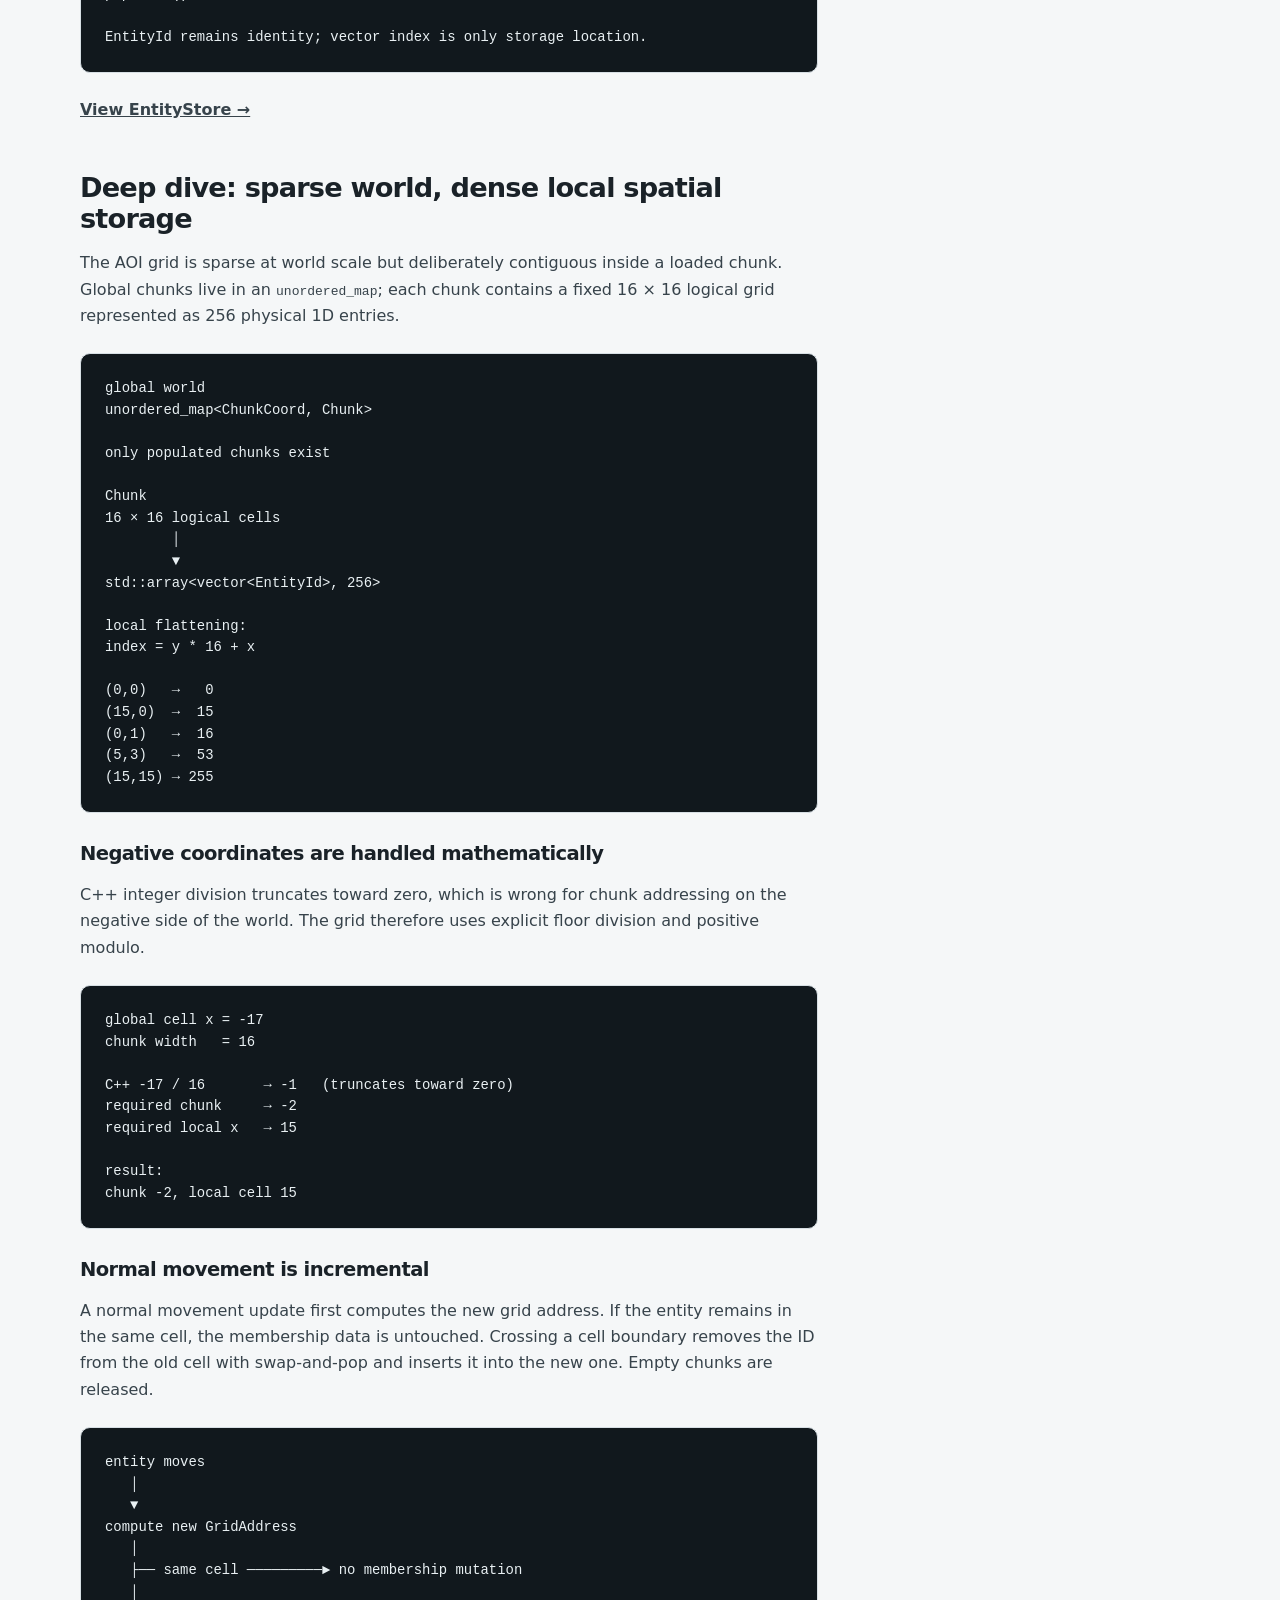
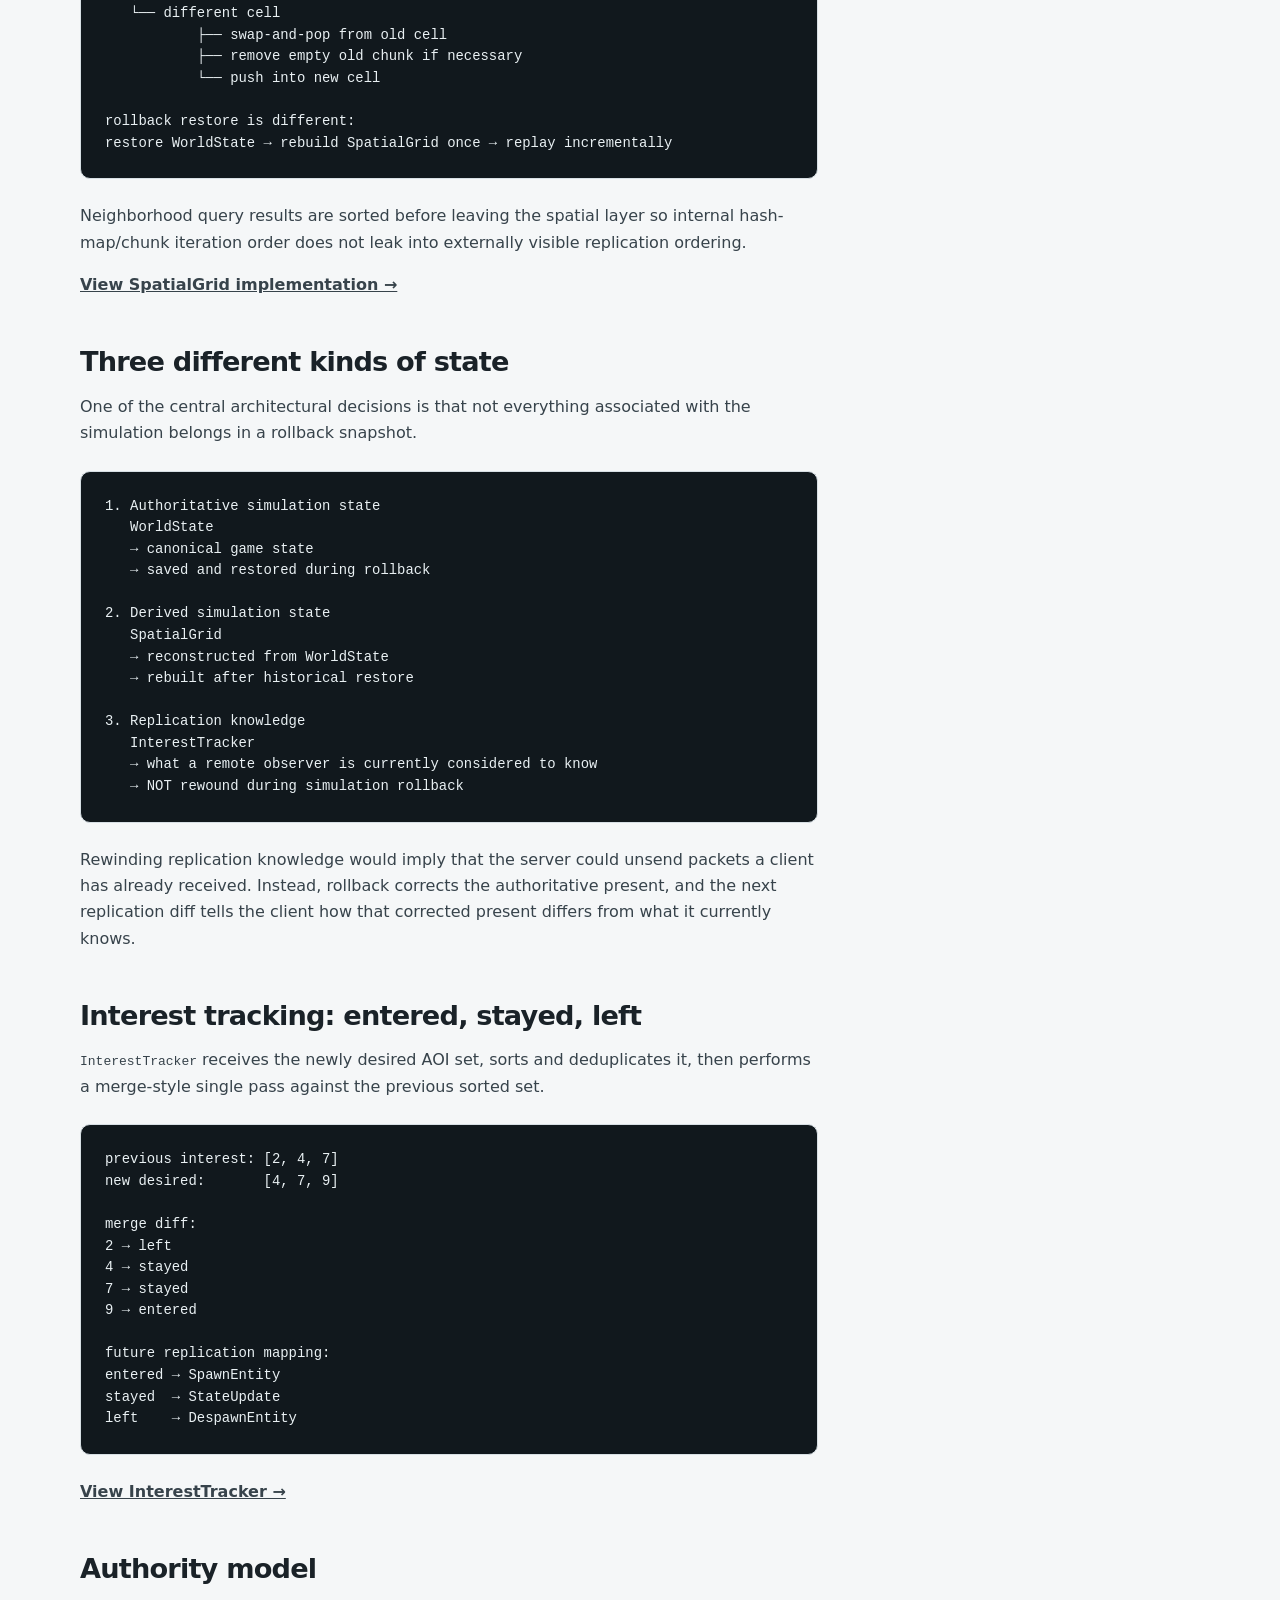
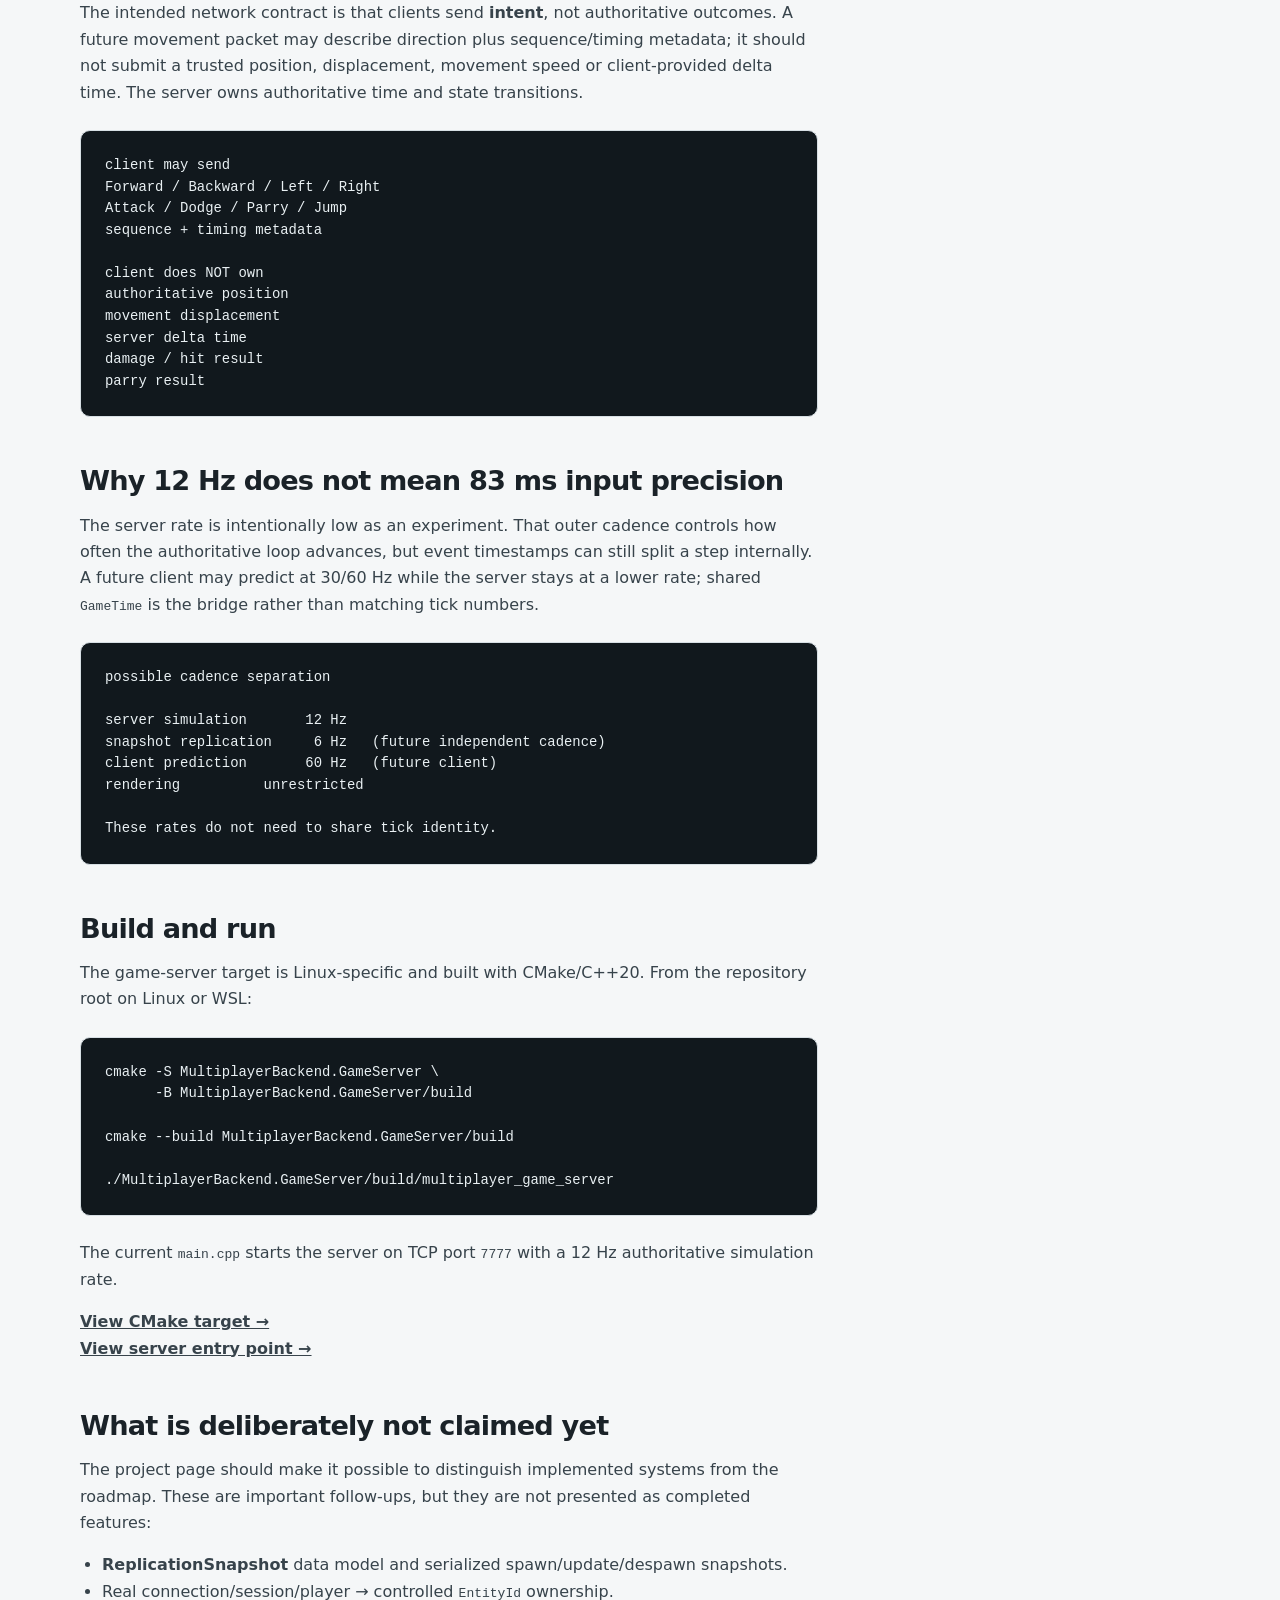
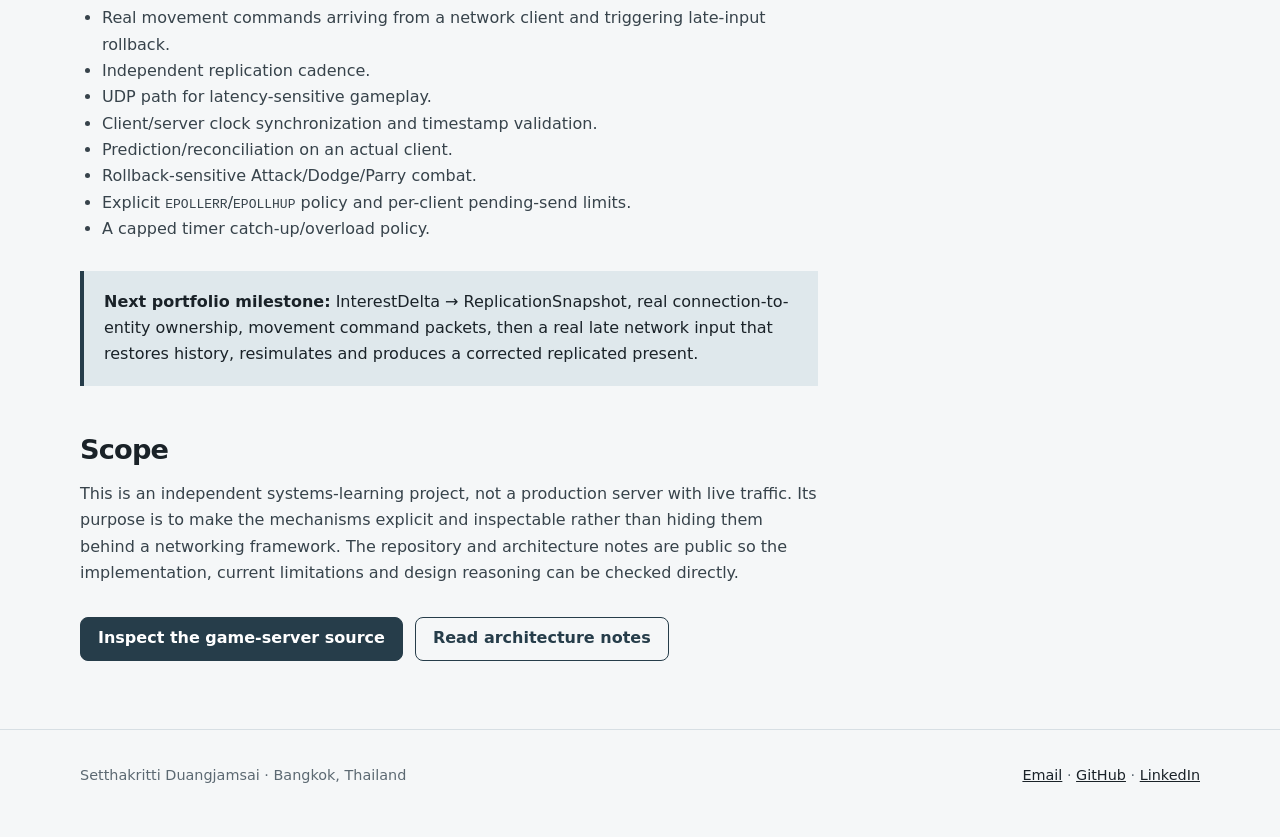
<file: projects/game-server.html>
<!doctype html>
<html lang="en">
<head>
  <meta charset="utf-8">
  <meta name="viewport" content="width=device-width, initial-scale=1">
  <title>Authoritative Game Server · Setthakritti Duangjamsai</title>
  <meta name="description" content="C++20/Linux authoritative multiplayer server case study covering non-blocking TCP, epoll, timerfd, authoritative GameTime, rollback, sparse chunked AOI and interest tracking.">
  <link rel="stylesheet" href="/css/style.css">
</head>
<body>
<header class="site-header">
  <div class="container nav">
    <a class="brand" href="/index.html">Setthakritti Duangjamsai</a>
    <nav class="nav-links" aria-label="Primary">
      <a href="/index.html#projects">Projects</a>
      <a href="/index.html#experience">Experience</a>
      <a href="https://drive.google.com/file/d/15RaBBhWLgOPHuMeHlUubNQUbRc3H4QKi/view" target="_blank" rel="noopener">Resume</a>
      <a href="https://github.com/MagicalMontra">GitHub</a>
      <a href="https://www.linkedin.com/in/setthakritti-duangjamsai-0205b9189/">LinkedIn</a>
    </nav>
  </div>
</header>

<main>
  <section class="detail-hero">
    <div class="container">
      <p class="eyebrow">Independent systems project · Work in progress</p>
      <h1>Authoritative Game Server</h1>
      <p class="lead">
        A Linux/C++20 multiplayer-server project built to expose the networking and simulation mechanisms that higher-level
        game networking frameworks normally hide: file-descriptor ownership, non-blocking I/O, stream framing, authoritative
        time, sub-tick events, rollback/resimulation, stable entity identity, sparse spatial indexing and replication interest.
      </p>
      <div class="actions">
        <a class="button" href="https://github.com/MagicalMontra/MultiplayerBackend/tree/main/MultiplayerBackend.GameServer" target="_blank" rel="noopener">View source on GitHub</a>
        <a class="button secondary" href="https://github.com/MagicalMontra/MultiplayerBackend/blob/main/MultiplayerBackend.GameServer/docs/ARCHITECTURE.md" target="_blank" rel="noopener">Architecture notes</a>
      </div>
    </div>
  </section>

  <section class="section">
    <div class="container content-grid">
      <article class="prose">
        <h2>What works now</h2>
        <p>
          This is not presented as a finished production server. The current repository has a working systems foundation and
          simulation prototype, with temporary in-process demonstrations for rollback and interest behavior while the real
          connection-to-entity and movement-packet path is still being built.
        </p>

        <ul>
          <li>Linux TCP listener with non-blocking client sockets.</li>
          <li>Level-triggered <code>epoll</code> event loop.</li>
          <li><code>timerfd</code> integrated into the same event loop for authoritative simulation ticks.</li>
          <li>RAII ownership of Linux file descriptors through a move-only <code>UniqueFd</code>.</li>
          <li>Explicit TCP packet framing and a stream decoder that handles partial frames.</li>
          <li>Per-client buffered writes with partial-send / <code>EAGAIN</code> handling.</li>
          <li>Authoritative <code>GameTime</code> independent from tick identity.</li>
          <li>Sub-tick simulation events and bounded rollback/resimulation history.</li>
          <li>Replayable movement, spawn and despawn events.</li>
          <li>Stable <code>EntityId</code> identity with dense entity storage.</li>
          <li>Sparse chunked spatial indexing with dense 1D cells inside each chunk.</li>
          <li>Incremental AOI updates during normal simulation and full derived-index rebuild after rollback restore.</li>
          <li>Per-observer interest diffing into <code>entered</code>, <code>stayed</code> and <code>left</code>.</li>
        </ul>

        <div class="callout">
          <strong>Current boundary:</strong> rollback is demonstrated with replayable server-side events, but real network
          movement commands and replication snapshots are the next vertical-slice milestone. UDP, clock synchronization and
          client prediction/reconciliation come after that.
        </div>

        <h2>System architecture</h2>
        <div class="architecture">Linux GameServer
│
├── Networking
│   ├── UniqueFd                      RAII descriptor ownership
│   ├── TcpSocket                     non-blocking socket wrapper
│   ├── epoll                         readiness/event multiplexing
│   ├── timerfd                       authoritative tick wakeups
│   └── ClientConnection
│       ├── PacketDecoder
│       └── pending send buffer
│
├── Protocol
│   ├── Packet
│   ├── PacketCodec
│   └── PacketDecoder
│
├── WorldSimulation
│   ├── SimulationStep / GameTime
│   ├── WorldState
│   ├── EntityStore
│   ├── SimulationEvent timeline
│   ├── StateHistory&lt;WorldState&gt;
│   ├── StateHistory&lt;SimulationStep&gt;
│   └── rollback / resimulation
│
├── SpatialGrid
│   ├── sparse global chunks
│   ├── dense 16 × 16 local cells
│   └── EntityId membership
│
└── Replication
    └── InterestTracker
        ├── entered
        ├── stayed
        └── left</div>

        <p>
          <a href="https://github.com/MagicalMontra/MultiplayerBackend/blob/main/MultiplayerBackend.GameServer/docs/ARCHITECTURE.md" target="_blank" rel="noopener"><strong>Read the full architecture notes →</strong></a>
        </p>

        <h2>Deep dive: Linux resource ownership</h2>
        <h3>The problem</h3>
        <p>
          Sockets, the epoll instance and the timerfd are all integer file descriptors. Raw integers do not express ownership,
          and early returns or future exceptions make manual cleanup easy to get wrong.
        </p>

        <h3>Move-only RAII</h3>
        <p>
          <code>UniqueFd</code> is the ownership primitive. Copying is deleted so two objects cannot believe they own the same
          descriptor. Moving transfers ownership, and destruction closes the descriptor.
        </p>

        <div class="architecture">class UniqueFd
{
public:
    explicit UniqueFd(int fd = -1) noexcept;
    ~UniqueFd();

    UniqueFd(const UniqueFd&) = delete;
    UniqueFd&amp; operator=(const UniqueFd&amp;) = delete;

    UniqueFd(UniqueFd&amp;&amp; other) noexcept;
    UniqueFd&amp; operator=(UniqueFd&amp;&amp; other) noexcept;

private:
    int fd_;
};</div>

        <p>
          <a href="https://github.com/MagicalMontra/MultiplayerBackend/blob/main/MultiplayerBackend.GameServer/src/net/UniqueFd.h" target="_blank" rel="noopener"><strong>View UniqueFd →</strong></a>
        </p>

        <h2>Deep dive: one event loop for networking and simulation</h2>
        <p>
          The server puts the listening socket, the simulation <code>timerfd</code> and connected clients into the same
          level-triggered <code>epoll</code> loop. The outer thread blocks in <code>epoll_wait()</code> until one of those file
          descriptors can make progress.
        </p>

        <div class="architecture">epoll_wait()
     │
     ├── listener readable ─────► accept pending clients
     │
     ├── timerfd readable ──────► advance authoritative simulation
     │
     └── client readiness
             ├── EPOLLIN ───────► receive / decode packets
             └── EPOLLOUT ──────► flush pending send bytes</div>

        <p>
          The tick source is a Linux <code>timerfd</code> using <code>CLOCK_MONOTONIC</code>. If the timer reports more than one
          expiration, the current implementation advances one authoritative step per expiration. A catch-up cap/overload policy
          is intentionally listed as follow-up work rather than hidden.
        </p>

        <p>
          <a href="https://github.com/MagicalMontra/MultiplayerBackend/blob/main/MultiplayerBackend.GameServer/src/server/GameServer.cpp" target="_blank" rel="noopener"><strong>View the epoll/timerfd server loop →</strong></a>
        </p>

        <h2>Deep dive: non-blocking writes are stateful</h2>
        <p>
          A writable socket does not guarantee that the full logical message can be sent. <code>ClientConnection</code> therefore
          owns a pending byte buffer and a send offset. It keeps calling <code>send()</code> while progress is possible, retains
          unsent bytes on <code>EAGAIN</code>/<code>EWOULDBLOCK</code>, retries <code>EINTR</code>, and reports whether output is
          complete or still pending.
        </p>

        <div class="architecture">while (send_offset_ &lt; send_buffer_.size())
{
    sent = socket_.Send(remaining);

    sent &gt; 0
        → advance offset

    EAGAIN / EWOULDBLOCK
        → keep remaining bytes for later EPOLLOUT

    EINTR
        → retry

    other error
        → fail connection
}</div>

        <p>
          <a href="https://github.com/MagicalMontra/MultiplayerBackend/blob/main/MultiplayerBackend.GameServer/src/server/ClientConnection.cpp" target="_blank" rel="noopener"><strong>View buffered partial-write handling →</strong></a>
        </p>

        <h2>Deep dive: TCP is a byte stream, not a packet transport</h2>
        <p>
          One <code>recv()</code> call is not assumed to correspond to one application packet. The wire format has an explicit
          six-byte header and the decoder accumulates arbitrary stream fragments until a complete frame exists.
        </p>

        <div class="architecture">wire frame

[ uint32 payload_size ][ uint16 packet_type ][ payload ]
        4 bytes                 2 bytes

TCP may deliver:

recv #1  [header part]
recv #2  [rest header + payload part]
recv #3  [rest payload + next packet]

PacketDecoder retains bytes until an entire frame is available.</div>

        <p>
          The decoder converts header fields from network byte order, rejects payload sizes above its configured maximum,
          advances a read offset without erasing the vector after every packet, and compacts consumed space only when useful.
        </p>

        <p>
          <a href="https://github.com/MagicalMontra/MultiplayerBackend/blob/main/MultiplayerBackend.GameServer/src/protocol/PacketDecoder.cpp" target="_blank" rel="noopener"><strong>View PacketDecoder →</strong></a><br>
          <a href="https://github.com/MagicalMontra/MultiplayerBackend/blob/main/MultiplayerBackend.GameServer/src/protocol/PacketCodec.cpp" target="_blank" rel="noopener"><strong>View PacketCodec →</strong></a>
        </p>

        <h2>Authoritative time is not the same thing as tick identity</h2>
        <p>
          The current experiment deliberately runs the authoritative server at 12 Hz. The design does not require a future
          client prediction step to map 1:1 to a server tick. Instead, events are placed on an authoritative simulation-time
          axis represented by <code>std::chrono::nanoseconds</code>.
        </p>

        <div class="architecture">using GameTime = std::chrono::nanoseconds;

struct SimulationStep
{
    std::uint64_t tick;
    GameTime start_time;
    GameTime end_time;
    GameTime delta_time;
};</div>

        <p>
          This distinction matters at rates such as 12 Hz: one ideal step is 83.333… ms, which cannot be represented exactly as
          an integer number of nanoseconds. The timer interval itself is necessarily truncated, but the authoritative game-time
          boundary is derived from the absolute tick index rather than repeatedly adding that truncated period.
        </p>

        <div class="architecture">whole_seconds = tick / tick_rate
remainder_ticks = tick % tick_rate

remainder_nanoseconds =
    remainder_ticks * 1,000,000,000 / tick_rate

GameTime = whole_seconds + remainder_nanoseconds

At 12 Hz:
Tick 12 → exactly 1.000000000 s on authoritative GameTime</div>

        <p>
          <a href="https://github.com/MagicalMontra/MultiplayerBackend/blob/main/MultiplayerBackend.GameServer/src/simulation/SimulationStep.h" target="_blank" rel="noopener"><strong>View SimulationStep / GameTime →</strong></a><br>
          <a href="https://github.com/MagicalMontra/MultiplayerBackend/blob/main/MultiplayerBackend.GameServer/src/server/GameServer.cpp" target="_blank" rel="noopener"><strong>View TimeAtTick / simulation clock →</strong></a>
        </p>

        <h2>Sub-tick events</h2>
        <p>
          A 12 Hz outer simulation loop does not force all gameplay input to 83 ms timing buckets. Each simulation step covers
          <code>[start_time, end_time)</code>, and the simulation can split that interval around an event timestamp.
        </p>

        <div class="architecture">Server step
1.500 s -------------------------------- 1.583 s
                    ↑
                  1.550 s
               movement event

simulate old state:   1.500 → 1.550
apply event:                  @ 1.550
simulate new state:           1.550 → 1.583</div>

        <p>
          <code>WorldSimulation::SimulateStep</code> walks events in chronological order, integrates up to each exact event time,
          applies the event, then continues through the remainder of the server step.
        </p>

        <p>
          <a href="https://github.com/MagicalMontra/MultiplayerBackend/blob/main/MultiplayerBackend.GameServer/src/simulation/WorldSimulation.cpp" target="_blank" rel="noopener"><strong>View sub-tick simulation →</strong></a>
        </p>

        <h2>Deep dive: bounded rollback and deterministic replay</h2>
        <h3>Historical state</h3>
        <p>
          <code>StateHistory&lt;T, Capacity&gt;</code> is a fixed-size ring. The physical slot comes from <code>tick % Capacity</code>,
          but every stored entry also records the logical tick. That extra check prevents an overwritten slot from being mistaken
          for the requested historical state.
        </p>

        <div class="architecture">index = tick % Capacity

slot contains:
    stored tick
    stored state

Find(requested_tick):
    slot empty              → not available
    stored tick != request  → overwritten / stale
    otherwise               → valid historical state</div>

        <p>
          <a href="https://github.com/MagicalMontra/MultiplayerBackend/blob/main/MultiplayerBackend.GameServer/src/simulation/StateHistory.h" target="_blank" rel="noopener"><strong>View StateHistory →</strong></a>
        </p>

        <h3>Replayable event timeline</h3>
        <p>
          Rollback is not movement-only. The canonical event timeline uses a <code>std::variant</code> payload for movement,
          player spawn and entity despawn. Events carry both <code>GameTime</code> and a stable order value, so events sharing the
          same timestamp still have deterministic ordering.
        </p>

        <div class="architecture">SimulationEvent
├── GameTime time
├── uint64 order
└── variant payload
    ├── MovementInput
    ├── SpawnPlayerEvent
    └── DespawnEntityEvent</div>

        <h3>Rollback procedure</h3>
        <div class="architecture">late event arrives
      │
      ▼
find historical step containing event time
      │
      ▼
restore state before that step
      │
      ▼
rebuild derived SpatialGrid
      │
      ▼
replay exact historical SimulationSteps + events
      │
      ▼
overwrite stale history with corrected states
      │
      ▼
corrected present</div>

        <p>
          The repository currently demonstrates this with a deliberately late movement event. Player 1 initially moves forward.
          At server time 2.0 s, the simulation inserts a <code>Backward</code> event whose authoritative time is 1.55 s. The
          simulation restores the historical state, replays the interval around 1.55 s, and corrects the present position.
        </p>

        <div class="architecture">before correction @ 2.000 s
x ≈ 2.0

late event says:
Backward @ 1.550 s

restore @ 1.500 s
x = 1.5, Forward

Forward  1.500 → 1.550
Backward 1.550 → 2.000

corrected present
x ≈ 1.1</div>

        <p>
          A second demonstration inserts a player-spawn event late, showing why entity lifecycle itself must be replayable rather
          than treated as an irreversible side effect outside the simulation timeline.
        </p>

        <p>
          <a href="https://github.com/MagicalMontra/MultiplayerBackend/blob/main/MultiplayerBackend.GameServer/src/simulation/WorldSimulation.cpp" target="_blank" rel="noopener"><strong>View rollback/resimulation implementation →</strong></a><br>
          <a href="https://github.com/MagicalMontra/MultiplayerBackend/blob/main/MultiplayerBackend.GameServer/src/server/GameServer.cpp" target="_blank" rel="noopener"><strong>View the current late-event demonstrations →</strong></a><br>
          <a href="https://github.com/MagicalMontra/MultiplayerBackend/blob/main/MultiplayerBackend.GameServer/src/simulation/SimulationEvent.h" target="_blank" rel="noopener"><strong>View replayable event types →</strong></a>
        </p>

        <h2>Stable entity identity vs dense storage</h2>
        <p>
          The simulation does not use a vector index as long-lived entity identity. <code>EntityId</code> remains stable while
          <code>EntityStore&lt;T&gt;</code> combines a dense <code>std::vector</code> for iteration with an ID-to-index hash map for
          average O(1) lookup. Removal uses swap-and-pop and repairs the moved entity's mapping.
        </p>

        <div class="architecture">stable identity
EntityId = 42
      │
      ▼
unordered_map&lt;EntityId, index&gt;
      │
      ▼
dense vector
[ 7 ][ 42 ][ 19 ][ 88 ]

remove 42:
move last element into its slot
repair 88 → new index
pop_back()

EntityId remains identity; vector index is only storage location.</div>

        <p>
          <a href="https://github.com/MagicalMontra/MultiplayerBackend/blob/main/MultiplayerBackend.GameServer/src/simulation/EntityStore.h" target="_blank" rel="noopener"><strong>View EntityStore →</strong></a>
        </p>

        <h2>Deep dive: sparse world, dense local spatial storage</h2>
        <p>
          The AOI grid is sparse at world scale but deliberately contiguous inside a loaded chunk. Global chunks live in an
          <code>unordered_map</code>; each chunk contains a fixed 16 × 16 logical grid represented as 256 physical 1D entries.
        </p>

        <div class="architecture">global world
unordered_map&lt;ChunkCoord, Chunk&gt;

only populated chunks exist

Chunk
16 × 16 logical cells
        │
        ▼
std::array&lt;vector&lt;EntityId&gt;, 256&gt;

local flattening:
index = y * 16 + x

(0,0)   →   0
(15,0)  →  15
(0,1)   →  16
(5,3)   →  53
(15,15) → 255</div>

        <h3>Negative coordinates are handled mathematically</h3>
        <p>
          C++ integer division truncates toward zero, which is wrong for chunk addressing on the negative side of the world.
          The grid therefore uses explicit floor division and positive modulo.
        </p>

        <div class="architecture">global cell x = -17
chunk width   = 16

C++ -17 / 16       → -1   (truncates toward zero)
required chunk     → -2
required local x   → 15

result:
chunk -2, local cell 15</div>

        <h3>Normal movement is incremental</h3>
        <p>
          A normal movement update first computes the new grid address. If the entity remains in the same cell, the membership
          data is untouched. Crossing a cell boundary removes the ID from the old cell with swap-and-pop and inserts it into the
          new one. Empty chunks are released.
        </p>

        <div class="architecture">entity moves
   │
   ▼
compute new GridAddress
   │
   ├── same cell ─────────► no membership mutation
   │
   └── different cell
           ├── swap-and-pop from old cell
           ├── remove empty old chunk if necessary
           └── push into new cell

rollback restore is different:
restore WorldState → rebuild SpatialGrid once → replay incrementally</div>

        <p>
          Neighborhood query results are sorted before leaving the spatial layer so internal hash-map/chunk iteration order does
          not leak into externally visible replication ordering.
        </p>

        <p>
          <a href="https://github.com/MagicalMontra/MultiplayerBackend/blob/main/MultiplayerBackend.GameServer/src/simulation/SpatialGrid.cpp" target="_blank" rel="noopener"><strong>View SpatialGrid implementation →</strong></a>
        </p>

        <h2>Three different kinds of state</h2>
        <p>
          One of the central architectural decisions is that not everything associated with the simulation belongs in a rollback
          snapshot.
        </p>

        <div class="architecture">1. Authoritative simulation state
   WorldState
   → canonical game state
   → saved and restored during rollback

2. Derived simulation state
   SpatialGrid
   → reconstructed from WorldState
   → rebuilt after historical restore

3. Replication knowledge
   InterestTracker
   → what a remote observer is currently considered to know
   → NOT rewound during simulation rollback</div>

        <p>
          Rewinding replication knowledge would imply that the server could unsend packets a client has already received. Instead,
          rollback corrects the authoritative present, and the next replication diff tells the client how that corrected present
          differs from what it currently knows.
        </p>

        <h2>Interest tracking: entered, stayed, left</h2>
        <p>
          <code>InterestTracker</code> receives the newly desired AOI set, sorts and deduplicates it, then performs a merge-style
          single pass against the previous sorted set.
        </p>

        <div class="architecture">previous interest: [2, 4, 7]
new desired:       [4, 7, 9]

merge diff:
2 → left
4 → stayed
7 → stayed
9 → entered

future replication mapping:
entered → SpawnEntity
stayed  → StateUpdate
left    → DespawnEntity</div>

        <p>
          <a href="https://github.com/MagicalMontra/MultiplayerBackend/blob/main/MultiplayerBackend.GameServer/src/replication/InterestTracker.cpp" target="_blank" rel="noopener"><strong>View InterestTracker →</strong></a>
        </p>

        <h2>Authority model</h2>
        <p>
          The intended network contract is that clients send <strong>intent</strong>, not authoritative outcomes. A future movement
          packet may describe direction plus sequence/timing metadata; it should not submit a trusted position, displacement,
          movement speed or client-provided delta time. The server owns authoritative time and state transitions.
        </p>

        <div class="architecture">client may send
Forward / Backward / Left / Right
Attack / Dodge / Parry / Jump
sequence + timing metadata

client does NOT own
authoritative position
movement displacement
server delta time
damage / hit result
parry result</div>

        <h2>Why 12 Hz does not mean 83 ms input precision</h2>
        <p>
          The server rate is intentionally low as an experiment. That outer cadence controls how often the authoritative loop
          advances, but event timestamps can still split a step internally. A future client may predict at 30/60 Hz while the
          server stays at a lower rate; shared <code>GameTime</code> is the bridge rather than matching tick numbers.
        </p>

        <div class="architecture">possible cadence separation

server simulation       12 Hz
snapshot replication     6 Hz   (future independent cadence)
client prediction       60 Hz   (future client)
rendering          unrestricted

These rates do not need to share tick identity.</div>

        <h2>Build and run</h2>
        <p>
          The game-server target is Linux-specific and built with CMake/C++20. From the repository root on Linux or WSL:
        </p>

        <div class="architecture">cmake -S MultiplayerBackend.GameServer \
      -B MultiplayerBackend.GameServer/build

cmake --build MultiplayerBackend.GameServer/build

./MultiplayerBackend.GameServer/build/multiplayer_game_server</div>

        <p>
          The current <code>main.cpp</code> starts the server on TCP port <code>7777</code> with a 12 Hz authoritative simulation
          rate.
        </p>

        <p>
          <a href="https://github.com/MagicalMontra/MultiplayerBackend/blob/main/MultiplayerBackend.GameServer/CMakeLists.txt" target="_blank" rel="noopener"><strong>View CMake target →</strong></a><br>
          <a href="https://github.com/MagicalMontra/MultiplayerBackend/blob/main/MultiplayerBackend.GameServer/src/main.cpp" target="_blank" rel="noopener"><strong>View server entry point →</strong></a>
        </p>

        <h2>What is deliberately not claimed yet</h2>
        <p>
          The project page should make it possible to distinguish implemented systems from the roadmap. These are important
          follow-ups, but they are not presented as completed features:
        </p>

        <ul>
          <li><strong>ReplicationSnapshot</strong> data model and serialized spawn/update/despawn snapshots.</li>
          <li>Real connection/session/player → controlled <code>EntityId</code> ownership.</li>
          <li>Real movement commands arriving from a network client and triggering late-input rollback.</li>
          <li>Independent replication cadence.</li>
          <li>UDP path for latency-sensitive gameplay.</li>
          <li>Client/server clock synchronization and timestamp validation.</li>
          <li>Prediction/reconciliation on an actual client.</li>
          <li>Rollback-sensitive Attack/Dodge/Parry combat.</li>
          <li>Explicit <code>EPOLLERR</code>/<code>EPOLLHUP</code> policy and per-client pending-send limits.</li>
          <li>A capped timer catch-up/overload policy.</li>
        </ul>

        <div class="callout">
          <strong>Next portfolio milestone:</strong> InterestDelta → ReplicationSnapshot, real connection-to-entity ownership,
          movement command packets, then a real late network input that restores history, resimulates and produces a corrected
          replicated present.
        </div>

        <h2>Scope</h2>
        <p>
          This is an independent systems-learning project, not a production server with live traffic. Its purpose is to make the
          mechanisms explicit and inspectable rather than hiding them behind a networking framework. The repository and architecture
          notes are public so the implementation, current limitations and design reasoning can be checked directly.
        </p>

        <div class="actions">
          <a class="button" href="https://github.com/MagicalMontra/MultiplayerBackend/tree/main/MultiplayerBackend.GameServer" target="_blank" rel="noopener">Inspect the game-server source</a>
          <a class="button secondary" href="https://github.com/MagicalMontra/MultiplayerBackend/blob/main/MultiplayerBackend.GameServer/docs/ARCHITECTURE.md" target="_blank" rel="noopener">Read architecture notes</a>
        </div>
      </article>

      <aside class="sidebar">
        <dl>
          <dt>Status</dt><dd>Work in progress</dd>
          <dt>Language</dt><dd>C++20</dd>
          <dt>Platform</dt><dd>Linux / WSL</dd>
          <dt>Networking</dt><dd>non-blocking TCP · epoll</dd>
          <dt>Timing</dt><dd>timerfd · authoritative GameTime</dd>
          <dt>Protocol</dt><dd>explicit stream framing</dd>
          <dt>Simulation</dt><dd>sub-tick events · rollback · resimulation</dd>
          <dt>State</dt><dd>bounded history · replayable lifecycle</dd>
          <dt>Spatial</dt><dd>sparse chunks · dense 1D cells</dd>
          <dt>Replication</dt><dd>interest entered / stayed / left</dd>
          <dt>Server rate</dt><dd>12 Hz current experiment</dd>
          <dt>Source</dt><dd><a href="https://github.com/MagicalMontra/MultiplayerBackend/tree/main/MultiplayerBackend.GameServer" target="_blank" rel="noopener">GitHub source →</a></dd>
          <dt>Design notes</dt><dd><a href="https://github.com/MagicalMontra/MultiplayerBackend/blob/main/MultiplayerBackend.GameServer/docs/ARCHITECTURE.md" target="_blank" rel="noopener">Architecture →</a></dd>
        </dl>
      </aside>
    </div>
  </section>
</main>

<footer class="footer">
  <div class="container footer-row">
    <span>Setthakritti Duangjamsai · Bangkok, Thailand</span>
    <span>
      <a href="mailto:setthakritti@gmail.com">Email</a> ·
      <a href="https://github.com/MagicalMontra">GitHub</a> ·
      <a href="https://www.linkedin.com/in/setthakritti-duangjamsai-0205b9189/">LinkedIn</a>
    </span>
  </div>
</footer>
</body>
</html>
</file>
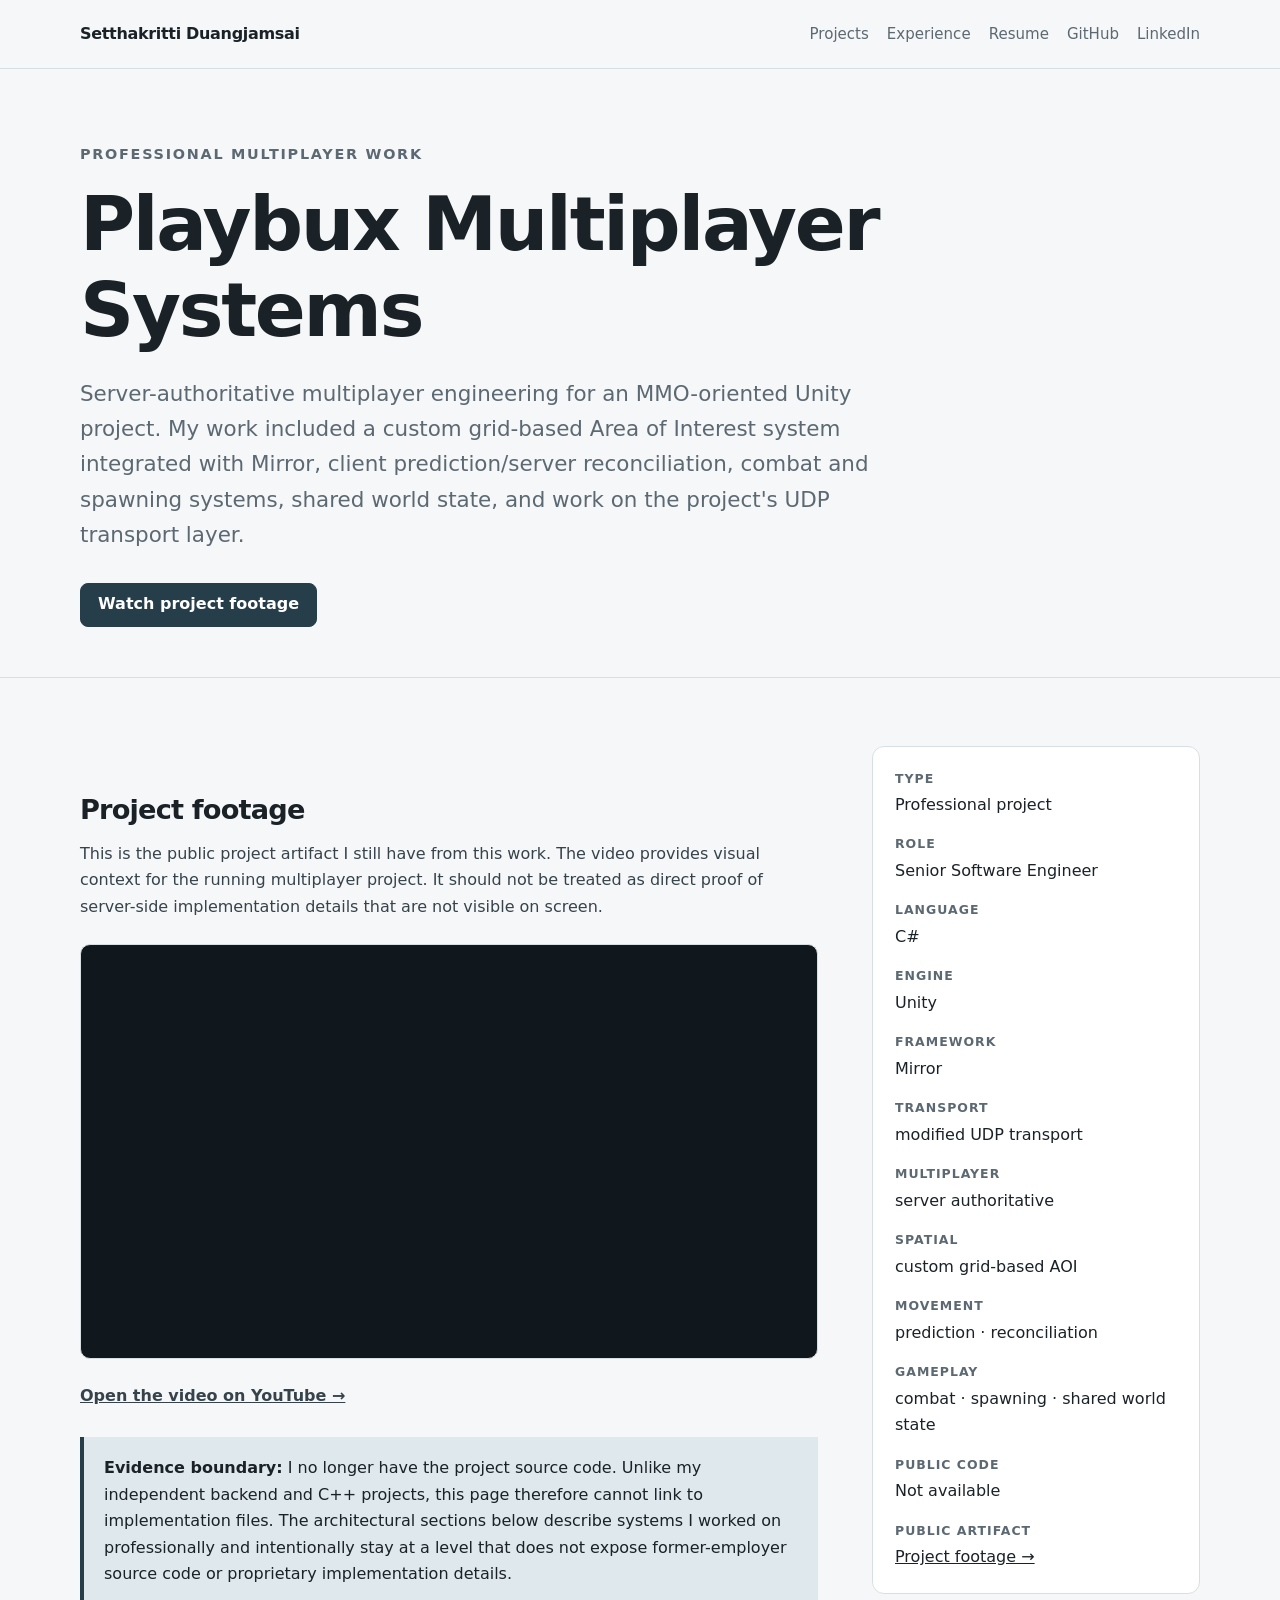
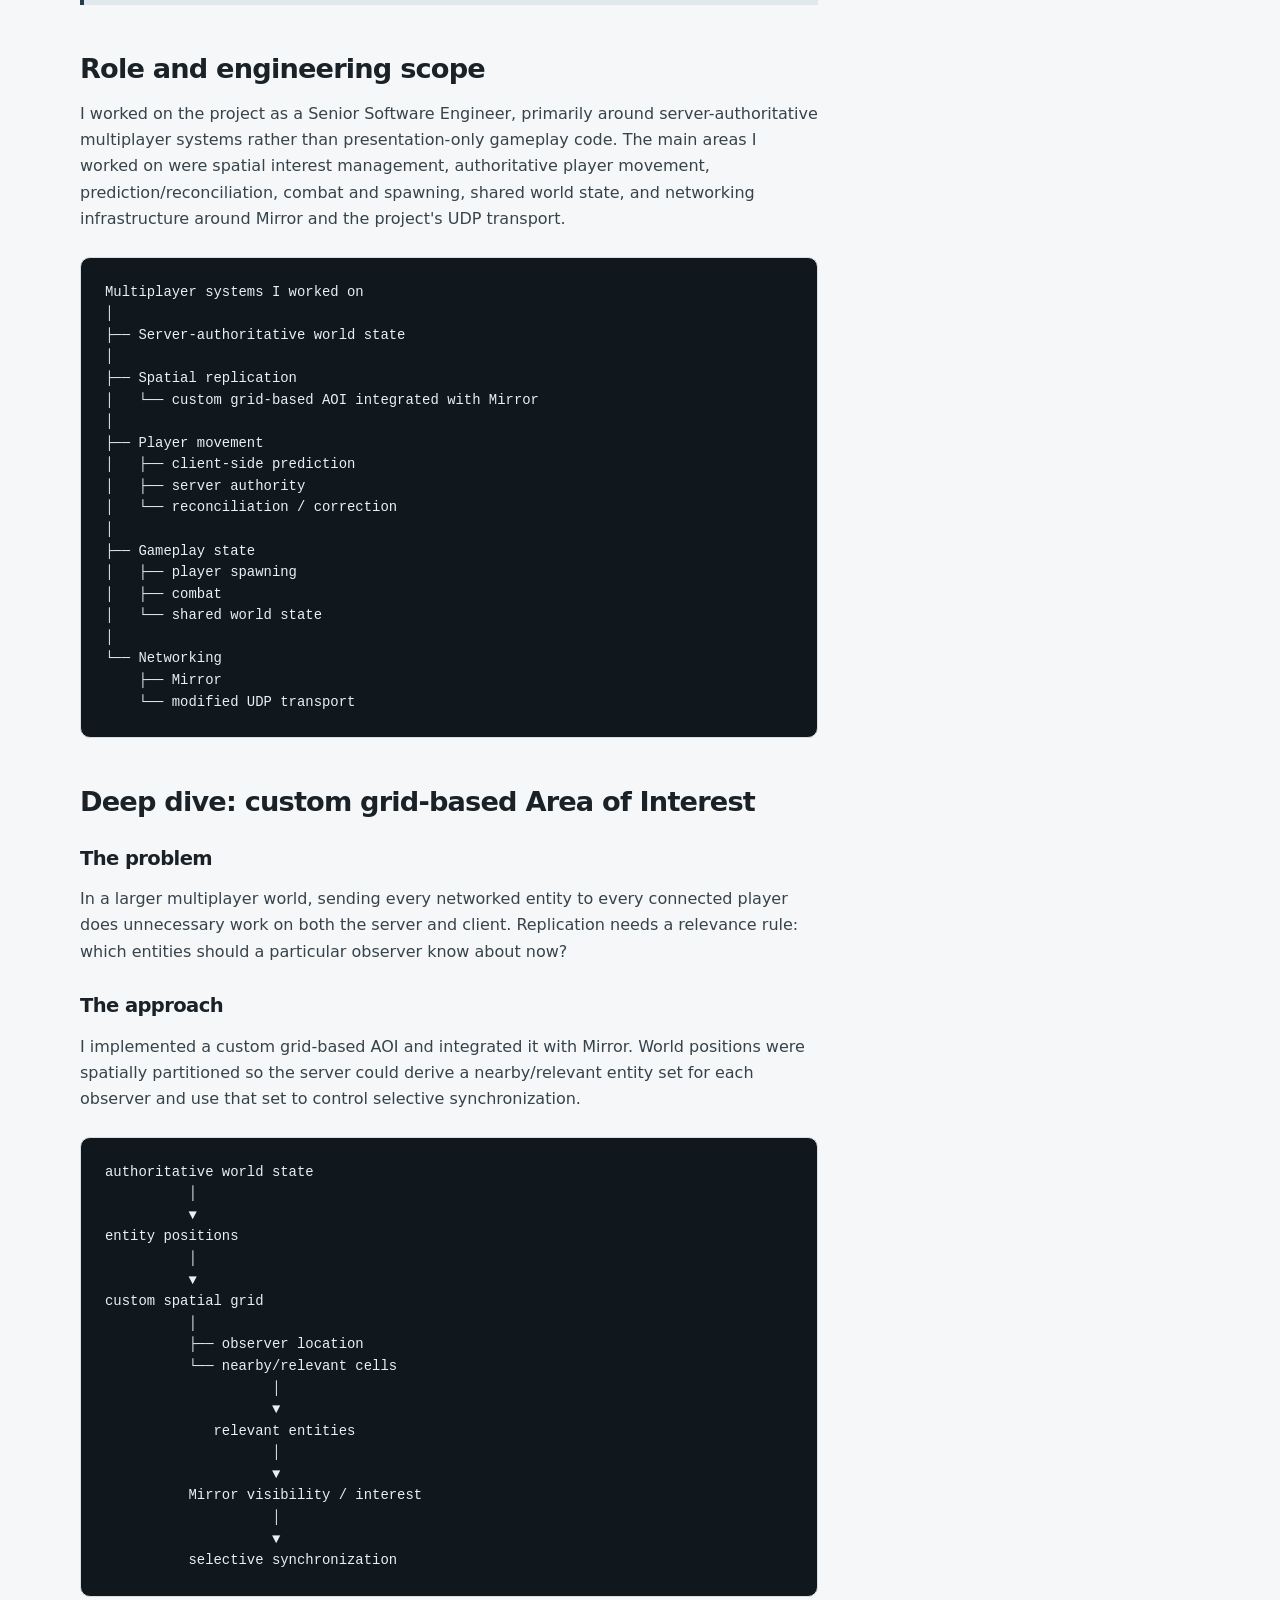
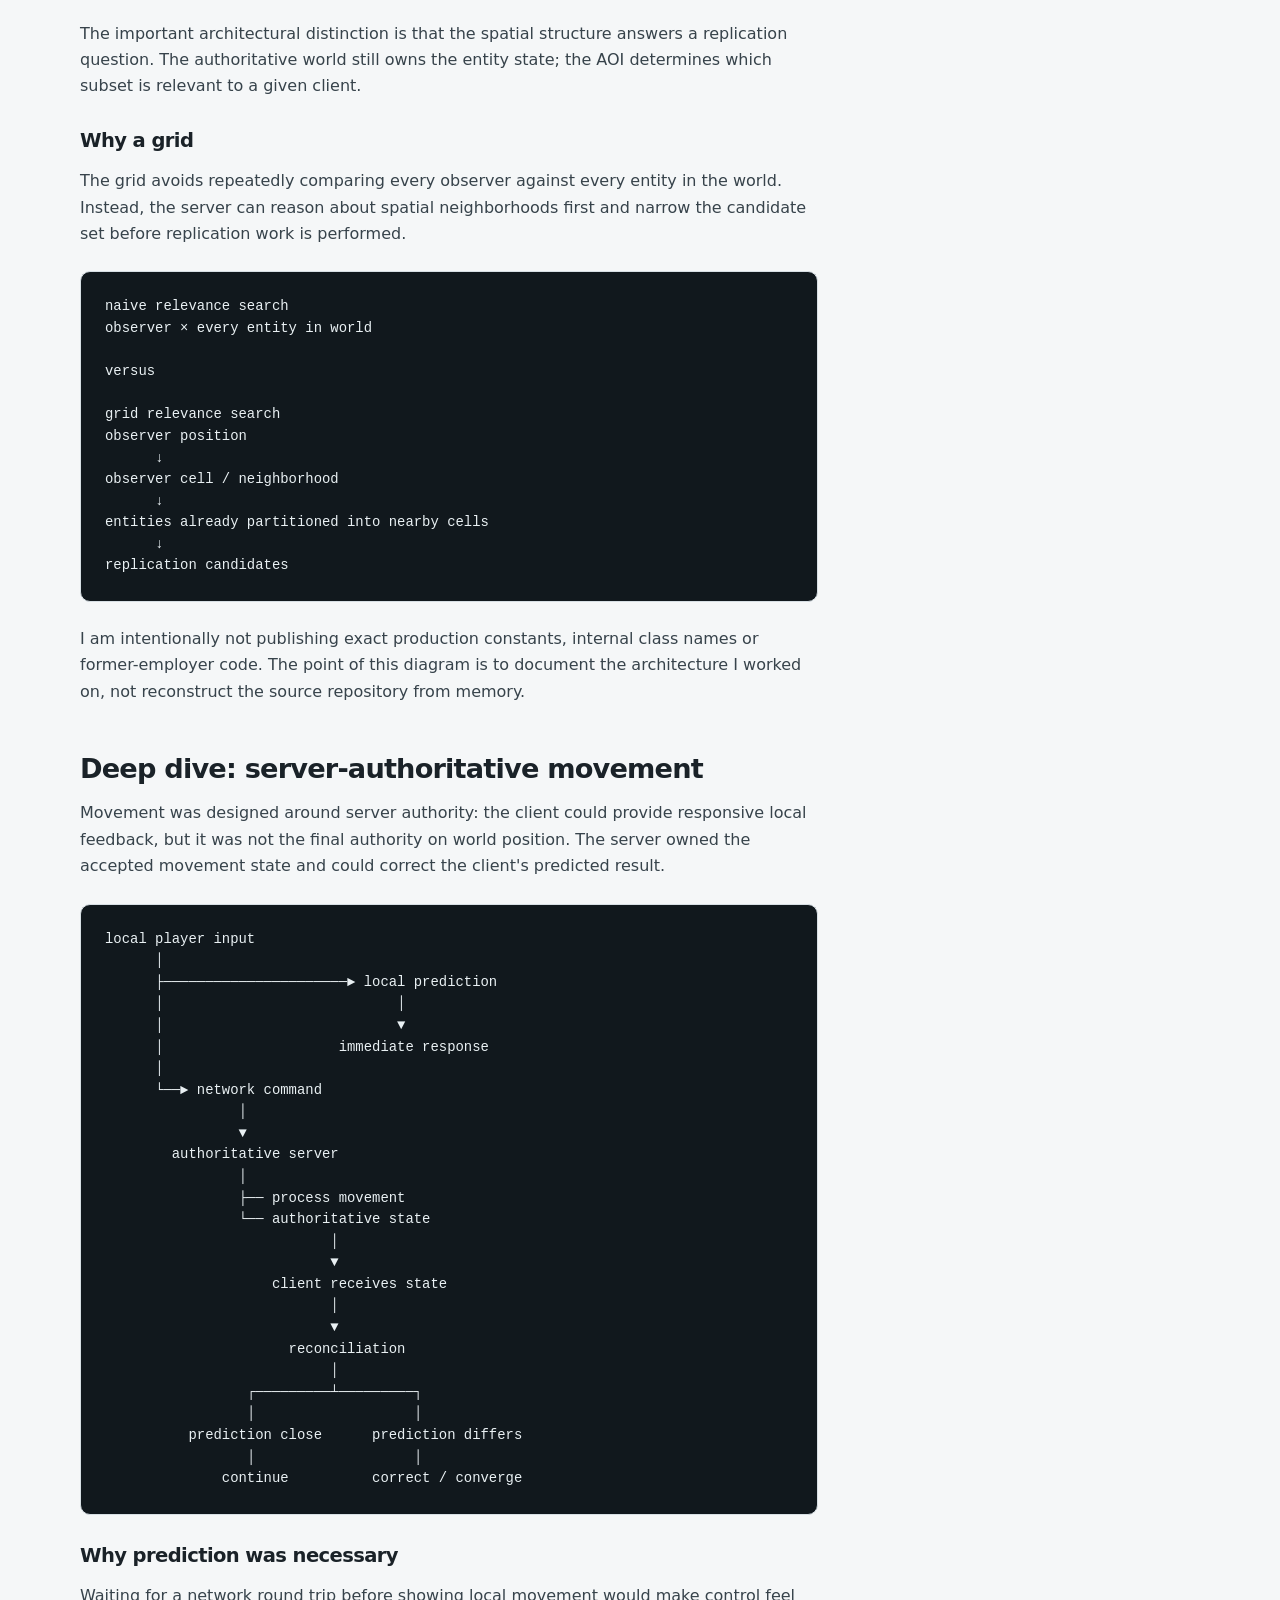
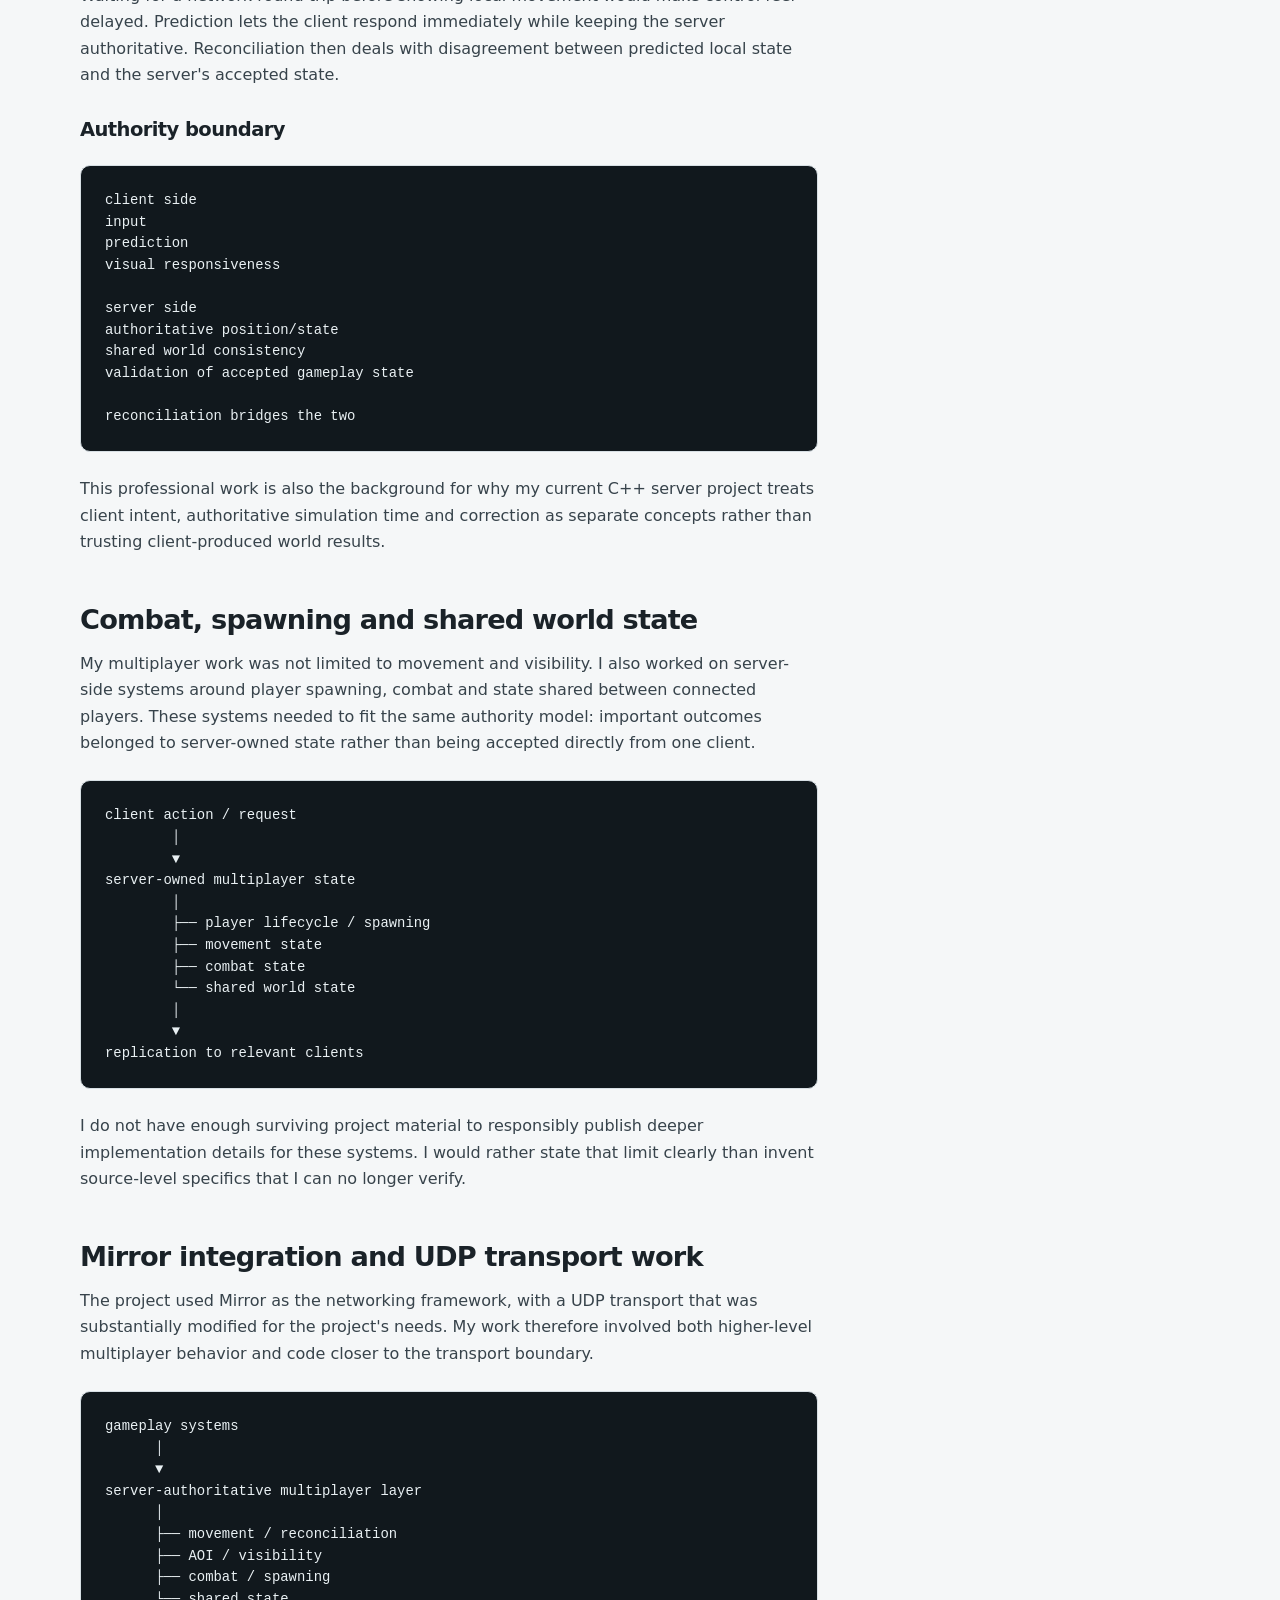
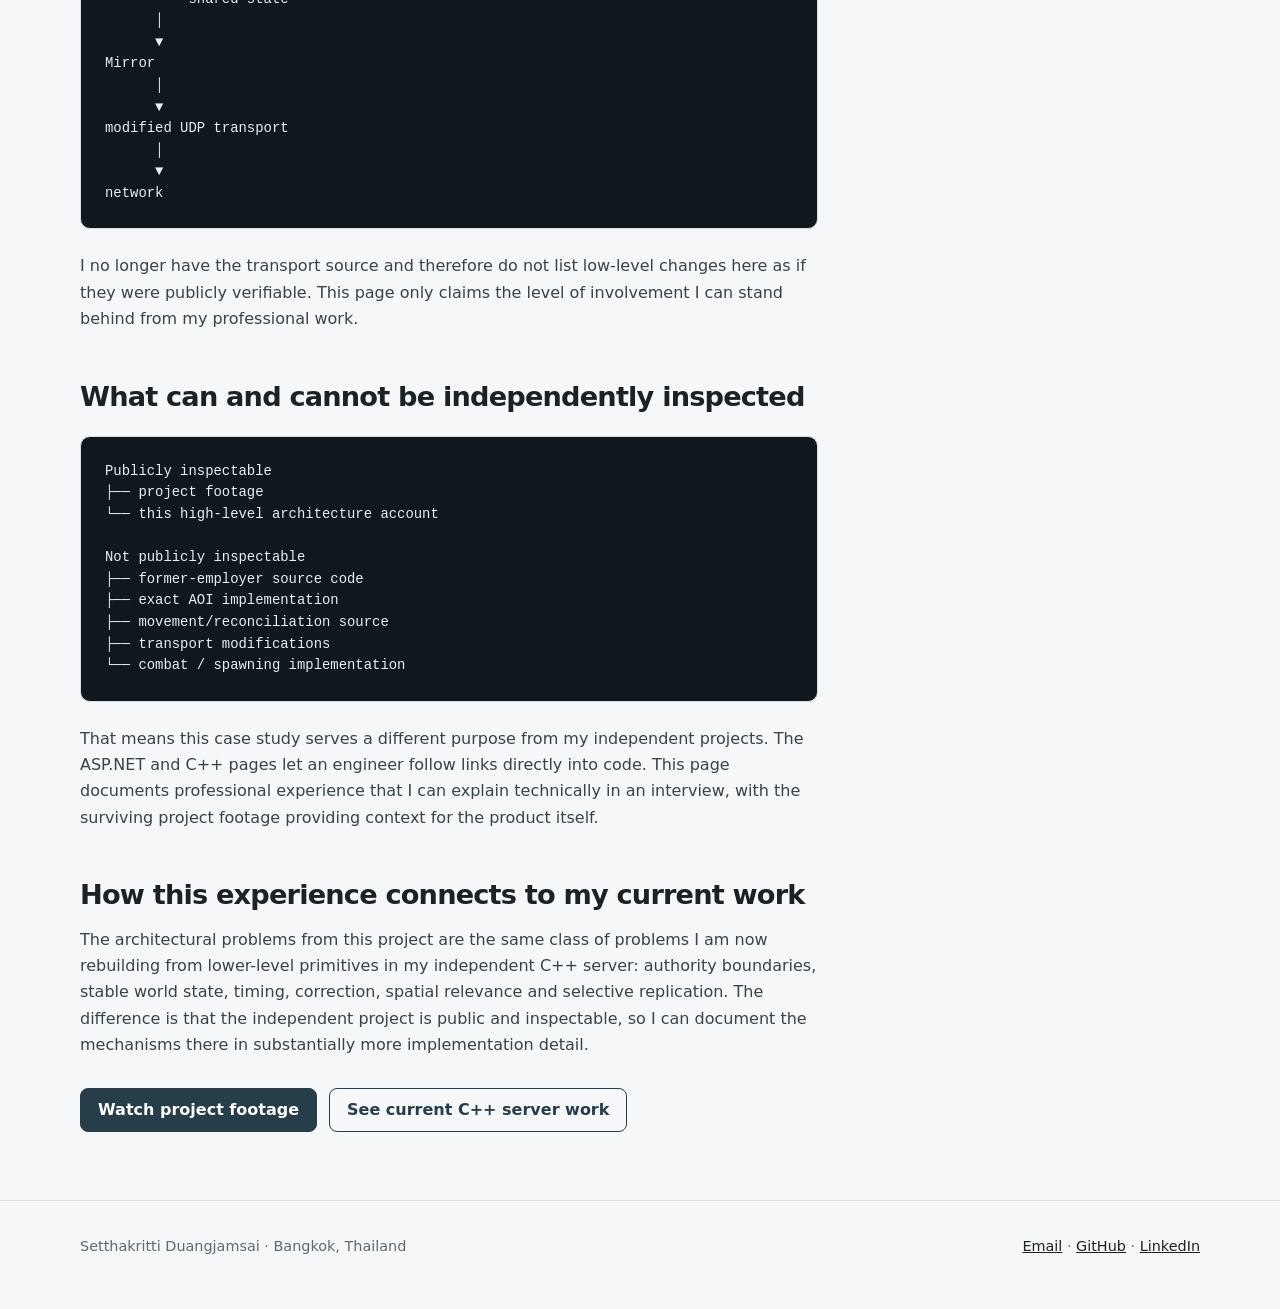
<file: projects/playbux.html>
<!doctype html>
<html lang="en">
<head>
  <meta charset="utf-8">
  <meta name="viewport" content="width=device-width, initial-scale=1">
  <title>Playbux Multiplayer Systems · Setthakritti Duangjamsai</title>
  <meta name="description" content="Professional server-authoritative multiplayer engineering case study covering custom grid AOI, prediction/reconciliation, combat, spawning, shared world state and UDP transport work.">
  <link rel="stylesheet" href="/css/style.css">
</head>
<body>
<header class="site-header">
  <div class="container nav">
    <a class="brand" href="/index.html">Setthakritti Duangjamsai</a>
    <nav class="nav-links" aria-label="Primary">
      <a href="/index.html#projects">Projects</a>
      <a href="/index.html#experience">Experience</a>
      <a href="https://drive.google.com/file/d/15RaBBhWLgOPHuMeHlUubNQUbRc3H4QKi/view" target="_blank" rel="noopener">Resume</a>
      <a href="https://github.com/MagicalMontra">GitHub</a>
      <a href="https://www.linkedin.com/in/setthakritti-duangjamsai-0205b9189/">LinkedIn</a>
    </nav>
  </div>
</header>

<main>
  <section class="detail-hero">
    <div class="container">
      <p class="eyebrow">Professional multiplayer work</p>
      <h1>Playbux Multiplayer Systems</h1>
      <p class="lead">
        Server-authoritative multiplayer engineering for an MMO-oriented Unity project. My work included a custom grid-based
        Area of Interest system integrated with Mirror, client prediction/server reconciliation, combat and spawning systems,
        shared world state, and work on the project's UDP transport layer.
      </p>
      <div class="actions">
        <a class="button" href="https://youtu.be/JsZCxpHsoSs" target="_blank" rel="noopener">Watch project footage</a>
      </div>
    </div>
  </section>

  <section class="section">
    <div class="container content-grid">
      <article class="prose">
        <h2>Project footage</h2>
        <p>
          This is the public project artifact I still have from this work. The video provides visual context for the running
          multiplayer project. It should not be treated as direct proof of server-side implementation details that are not
          visible on screen.
        </p>

        <div style="position:relative;width:100%;aspect-ratio:16/9;margin:24px 0;border:1px solid var(--line);border-radius:10px;overflow:hidden;background:#11181d;">
          <iframe
            src="https://www.youtube-nocookie.com/embed/JsZCxpHsoSs"
            title="Playbux multiplayer project footage"
            loading="lazy"
            allow="accelerometer; autoplay; clipboard-write; encrypted-media; gyroscope; picture-in-picture; web-share"
            allowfullscreen
            style="position:absolute;inset:0;width:100%;height:100%;border:0;">
          </iframe>
        </div>

        <p>
          <a href="https://youtu.be/JsZCxpHsoSs" target="_blank" rel="noopener"><strong>Open the video on YouTube →</strong></a>
        </p>

        <div class="callout">
          <strong>Evidence boundary:</strong> I no longer have the project source code. Unlike my independent backend and C++
          projects, this page therefore cannot link to implementation files. The architectural sections below describe systems
          I worked on professionally and intentionally stay at a level that does not expose former-employer source code or
          proprietary implementation details.
        </div>

        <h2>Role and engineering scope</h2>
        <p>
          I worked on the project as a Senior Software Engineer, primarily around server-authoritative multiplayer systems rather
          than presentation-only gameplay code. The main areas I worked on were spatial interest management, authoritative player
          movement, prediction/reconciliation, combat and spawning, shared world state, and networking infrastructure around
          Mirror and the project's UDP transport.
        </p>

        <div class="architecture">Multiplayer systems I worked on
│
├── Server-authoritative world state
│
├── Spatial replication
│   └── custom grid-based AOI integrated with Mirror
│
├── Player movement
│   ├── client-side prediction
│   ├── server authority
│   └── reconciliation / correction
│
├── Gameplay state
│   ├── player spawning
│   ├── combat
│   └── shared world state
│
└── Networking
    ├── Mirror
    └── modified UDP transport</div>

        <h2>Deep dive: custom grid-based Area of Interest</h2>
        <h3>The problem</h3>
        <p>
          In a larger multiplayer world, sending every networked entity to every connected player does unnecessary work on both
          the server and client. Replication needs a relevance rule: which entities should a particular observer know about now?
        </p>

        <h3>The approach</h3>
        <p>
          I implemented a custom grid-based AOI and integrated it with Mirror. World positions were spatially partitioned so the
          server could derive a nearby/relevant entity set for each observer and use that set to control selective synchronization.
        </p>

        <div class="architecture">authoritative world state
          │
          ▼
entity positions
          │
          ▼
custom spatial grid
          │
          ├── observer location
          └── nearby/relevant cells
                    │
                    ▼
             relevant entities
                    │
                    ▼
          Mirror visibility / interest
                    │
                    ▼
          selective synchronization</div>

        <p>
          The important architectural distinction is that the spatial structure answers a replication question. The authoritative
          world still owns the entity state; the AOI determines which subset is relevant to a given client.
        </p>

        <h3>Why a grid</h3>
        <p>
          The grid avoids repeatedly comparing every observer against every entity in the world. Instead, the server can reason
          about spatial neighborhoods first and narrow the candidate set before replication work is performed.
        </p>

        <div class="architecture">naive relevance search
observer × every entity in world

versus

grid relevance search
observer position
      ↓
observer cell / neighborhood
      ↓
entities already partitioned into nearby cells
      ↓
replication candidates</div>

        <p>
          I am intentionally not publishing exact production constants, internal class names or former-employer code. The point
          of this diagram is to document the architecture I worked on, not reconstruct the source repository from memory.
        </p>

        <h2>Deep dive: server-authoritative movement</h2>
        <p>
          Movement was designed around server authority: the client could provide responsive local feedback, but it was not the
          final authority on world position. The server owned the accepted movement state and could correct the client's predicted
          result.
        </p>

        <div class="architecture">local player input
      │
      ├──────────────────────► local prediction
      │                            │
      │                            ▼
      │                     immediate response
      │
      └──► network command
                │
                ▼
        authoritative server
                │
                ├── process movement
                └── authoritative state
                           │
                           ▼
                    client receives state
                           │
                           ▼
                      reconciliation
                           │
                 ┌─────────┴─────────┐
                 │                   │
          prediction close      prediction differs
                 │                   │
              continue          correct / converge</div>

        <h3>Why prediction was necessary</h3>
        <p>
          Waiting for a network round trip before showing local movement would make control feel delayed. Prediction lets the
          client respond immediately while keeping the server authoritative. Reconciliation then deals with disagreement between
          predicted local state and the server's accepted state.
        </p>

        <h3>Authority boundary</h3>
        <div class="architecture">client side
input
prediction
visual responsiveness

server side
authoritative position/state
shared world consistency
validation of accepted gameplay state

reconciliation bridges the two</div>

        <p>
          This professional work is also the background for why my current C++ server project treats client intent, authoritative
          simulation time and correction as separate concepts rather than trusting client-produced world results.
        </p>

        <h2>Combat, spawning and shared world state</h2>
        <p>
          My multiplayer work was not limited to movement and visibility. I also worked on server-side systems around player
          spawning, combat and state shared between connected players. These systems needed to fit the same authority model:
          important outcomes belonged to server-owned state rather than being accepted directly from one client.
        </p>

        <div class="architecture">client action / request
        │
        ▼
server-owned multiplayer state
        │
        ├── player lifecycle / spawning
        ├── movement state
        ├── combat state
        └── shared world state
        │
        ▼
replication to relevant clients</div>

        <p>
          I do not have enough surviving project material to responsibly publish deeper implementation details for these systems.
          I would rather state that limit clearly than invent source-level specifics that I can no longer verify.
        </p>

        <h2>Mirror integration and UDP transport work</h2>
        <p>
          The project used Mirror as the networking framework, with a UDP transport that was substantially modified for the
          project's needs. My work therefore involved both higher-level multiplayer behavior and code closer to the transport
          boundary.
        </p>

        <div class="architecture">gameplay systems
      │
      ▼
server-authoritative multiplayer layer
      │
      ├── movement / reconciliation
      ├── AOI / visibility
      ├── combat / spawning
      └── shared state
      │
      ▼
Mirror
      │
      ▼
modified UDP transport
      │
      ▼
network</div>

        <p>
          I no longer have the transport source and therefore do not list low-level changes here as if they were publicly
          verifiable. This page only claims the level of involvement I can stand behind from my professional work.
        </p>

        <h2>What can and cannot be independently inspected</h2>
        <div class="architecture">Publicly inspectable
├── project footage
└── this high-level architecture account

Not publicly inspectable
├── former-employer source code
├── exact AOI implementation
├── movement/reconciliation source
├── transport modifications
└── combat / spawning implementation</div>

        <p>
          That means this case study serves a different purpose from my independent projects. The ASP.NET and C++ pages let an
          engineer follow links directly into code. This page documents professional experience that I can explain technically
          in an interview, with the surviving project footage providing context for the product itself.
        </p>

        <h2>How this experience connects to my current work</h2>
        <p>
          The architectural problems from this project are the same class of problems I am now rebuilding from lower-level
          primitives in my independent C++ server: authority boundaries, stable world state, timing, correction, spatial
          relevance and selective replication. The difference is that the independent project is public and inspectable, so I can
          document the mechanisms there in substantially more implementation detail.
        </p>

        <div class="actions">
          <a class="button" href="https://youtu.be/JsZCxpHsoSs" target="_blank" rel="noopener">Watch project footage</a>
          <a class="button secondary" href="/projects/game-server.html">See current C++ server work</a>
        </div>
      </article>

      <aside class="sidebar">
        <dl>
          <dt>Type</dt><dd>Professional project</dd>
          <dt>Role</dt><dd>Senior Software Engineer</dd>
          <dt>Language</dt><dd>C#</dd>
          <dt>Engine</dt><dd>Unity</dd>
          <dt>Framework</dt><dd>Mirror</dd>
          <dt>Transport</dt><dd>modified UDP transport</dd>
          <dt>Multiplayer</dt><dd>server authoritative</dd>
          <dt>Spatial</dt><dd>custom grid-based AOI</dd>
          <dt>Movement</dt><dd>prediction · reconciliation</dd>
          <dt>Gameplay</dt><dd>combat · spawning · shared world state</dd>
          <dt>Public code</dt><dd>Not available</dd>
          <dt>Public artifact</dt><dd><a href="https://youtu.be/JsZCxpHsoSs" target="_blank" rel="noopener">Project footage →</a></dd>
        </dl>
      </aside>
    </div>
  </section>
</main>

<footer class="footer">
  <div class="container footer-row">
    <span>Setthakritti Duangjamsai · Bangkok, Thailand</span>
    <span>
      <a href="mailto:setthakritti@gmail.com">Email</a> ·
      <a href="https://github.com/MagicalMontra">GitHub</a> ·
      <a href="https://www.linkedin.com/in/setthakritti-duangjamsai-0205b9189/">LinkedIn</a>
    </span>
  </div>
</footer>
</body>
</html>
</file>
<file: css/style.css>
:root {
  --bg: #f5f7f8;
  --surface: #ffffff;
  --surface-soft: #eef2f4;
  --text: #1a2228;
  --muted: #5c6972;
  --line: #d7dfe4;
  --accent: #263d4a;
  --accent-soft: #dfe8ec;
  --max: 1120px;
}

* { box-sizing: border-box; }

html {
  scroll-behavior: smooth;
}

body {
  margin: 0;
  font-family: Inter, ui-sans-serif, system-ui, -apple-system, BlinkMacSystemFont,
    "Segoe UI", sans-serif;
  color: var(--text);
  background: var(--bg);
  line-height: 1.65;
  -webkit-font-smoothing: antialiased;
}

a {
  color: inherit;
}

a:hover {
  color: var(--accent);
}

.container {
  width: min(calc(100% - 40px), var(--max));
  margin: 0 auto;
}

.site-header {
  position: sticky;
  top: 0;
  z-index: 20;
  background: rgba(245,247,248,.94);
  backdrop-filter: blur(12px);
  border-bottom: 1px solid var(--line);
}

.nav {
  min-height: 68px;
  display: flex;
  align-items: center;
  justify-content: space-between;
  gap: 24px;
}

.brand {
  font-weight: 750;
  text-decoration: none;
  letter-spacing: -.02em;
}

.nav-links {
  display: flex;
  align-items: center;
  gap: 18px;
  flex-wrap: wrap;
}

.nav-links a {
  color: var(--muted);
  text-decoration: none;
  font-size: .94rem;
}

.nav-links a:hover {
  color: var(--text);
}

.hero {
  padding: 92px 0 68px;
  border-bottom: 1px solid var(--line);
}

.eyebrow {
  margin: 0 0 14px;
  color: var(--muted);
  font-size: .9rem;
  font-weight: 700;
  text-transform: uppercase;
  letter-spacing: .12em;
}

h1, h2, h3 {
  margin-top: 0;
  line-height: 1.15;
  letter-spacing: -.03em;
}

h1 {
  max-width: 900px;
  margin-bottom: 22px;
  font-size: clamp(2.8rem, 8vw, 5.7rem);
  font-weight: 790;
}

h2 {
  margin-bottom: 16px;
  font-size: clamp(1.9rem, 4vw, 2.8rem);
}

h3 {
  margin-bottom: 10px;
  font-size: 1.22rem;
}

.lead {
  max-width: 820px;
  margin: 0;
  color: var(--muted);
  font-size: clamp(1.08rem, 2vw, 1.34rem);
}

.hero-actions,
.actions {
  display: flex;
  gap: 12px;
  flex-wrap: wrap;
  margin-top: 30px;
}

.button {
  display: inline-flex;
  align-items: center;
  justify-content: center;
  min-height: 44px;
  padding: 0 17px;
  border: 1px solid var(--accent);
  border-radius: 8px;
  background: var(--accent);
  color: #fff;
  font-weight: 700;
  text-decoration: none;
}

.button.secondary {
  background: transparent;
  color: var(--accent);
}

.section {
  padding: 68px 0;
  border-bottom: 1px solid var(--line);
}

.section-intro {
  max-width: 760px;
  margin: 0 0 30px;
  color: var(--muted);
}

.cards {
  display: grid;
  grid-template-columns: repeat(3, 1fr);
  gap: 18px;
}

.card {
  display: flex;
  flex-direction: column;
  min-height: 100%;
  padding: 24px;
  border: 1px solid var(--line);
  border-radius: 12px;
  background: var(--surface);
}

.card p {
  margin-top: 0;
  color: var(--muted);
}

.card .card-link {
  margin-top: auto;
  padding-top: 12px;
  font-weight: 750;
  text-decoration: none;
}

.tags {
  display: flex;
  gap: 8px;
  flex-wrap: wrap;
  margin: 14px 0 18px;
}

.tag {
  padding: 5px 9px;
  border-radius: 999px;
  background: var(--surface-soft);
  color: #36444d;
  font-size: .78rem;
  font-weight: 700;
}

.work-list {
  display: grid;
  gap: 18px;
}

.work-item {
  padding: 22px 0;
  border-top: 1px solid var(--line);
}

.work-item:first-child {
  border-top: 0;
}

.work-meta {
  color: var(--muted);
  font-size: .92rem;
}

.work-item p {
  max-width: 860px;
  margin-bottom: 0;
  color: var(--muted);
}

.detail-hero {
  padding: 74px 0 50px;
  border-bottom: 1px solid var(--line);
}

.detail-hero h1 {
  max-width: 950px;
  font-size: clamp(2.5rem, 7vw, 4.7rem);
}

.content-grid {
  display: grid;
  grid-template-columns: 1.8fr .8fr;
  gap: 54px;
  align-items: start;
}

.prose {
  max-width: 790px;
}

.prose p,
.prose li {
  color: #37434b;
}

.prose h2 {
  margin-top: 48px;
  margin-bottom: 14px;
  font-size: 1.7rem;
}

.prose h3 {
  margin-top: 30px;
}

.prose ul {
  padding-left: 22px;
}

.sidebar {
  position: sticky;
  top: 96px;
  padding: 22px;
  border: 1px solid var(--line);
  border-radius: 12px;
  background: var(--surface);
}

.sidebar dl {
  margin: 0;
}

.sidebar dt {
  margin-top: 16px;
  color: var(--muted);
  font-size: .78rem;
  font-weight: 750;
  text-transform: uppercase;
  letter-spacing: .08em;
}

.sidebar dt:first-child {
  margin-top: 0;
}

.sidebar dd {
  margin: 3px 0 0;
}

.architecture {
  overflow-x: auto;
  margin: 24px 0;
  padding: 24px;
  border: 1px solid var(--line);
  border-radius: 10px;
  background: #11181d;
  color: #e9f0f3;
  font-family: "Cascadia Code", "SFMono-Regular", Consolas, monospace;
  font-size: .87rem;
  line-height: 1.55;
  white-space: pre;
}

.callout {
  margin: 28px 0;
  padding: 18px 20px;
  border-left: 4px solid var(--accent);
  background: var(--accent-soft);
}

.footer {
  padding: 34px 0 50px;
  color: var(--muted);
  font-size: .9rem;
}

.footer-row {
  display: flex;
  justify-content: space-between;
  gap: 20px;
  flex-wrap: wrap;
}

.footer a {
  color: var(--text);
}

@media (max-width: 860px) {
  .cards,
  .content-grid {
    grid-template-columns: 1fr;
  }

  .sidebar {
    position: static;
  }

  .hero {
    padding-top: 64px;
  }
}

@media (max-width: 620px) {
  .container {
    width: min(calc(100% - 28px), var(--max));
  }

  .nav {
    align-items: flex-start;
    flex-direction: column;
    padding: 14px 0;
  }

  .nav-links {
    gap: 12px;
  }

  .hero,
  .section {
    padding-top: 50px;
    padding-bottom: 50px;
  }
}
</file>
